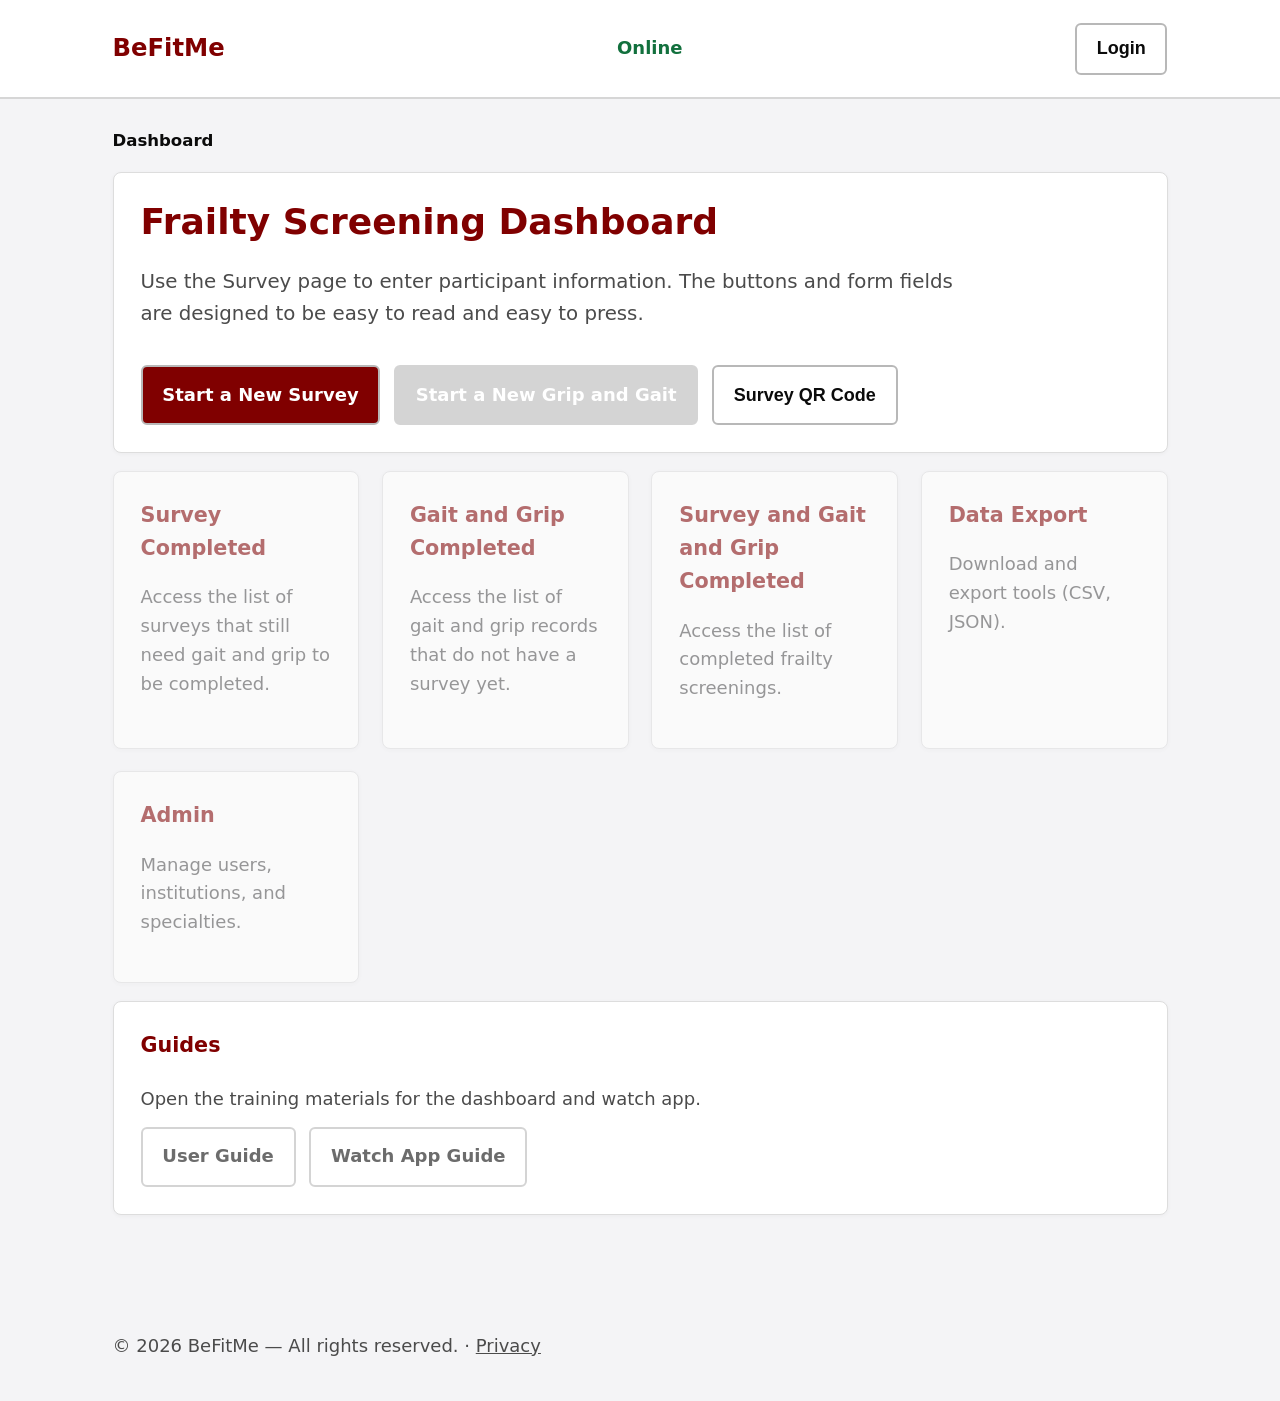
<file: index.html>
<!doctype html>
<html lang="en">
  <head>
    <meta charset="utf-8" />
    <meta name="viewport" content="width=device-width, initial-scale=1" />
    <title>Frailty Screening Dashboard</title>
    <link rel="stylesheet" href="css/styles.css" />
    <link rel="icon" href="/favicon.ico" sizes="any" />
    <link rel="icon" type="image/png" sizes="32x32" href="/favicon-32.png" />
    <link rel="icon" type="image/png" sizes="192x192" href="/favicon-192.png" />
    <link rel="apple-touch-icon" href="/apple-touch-icon.png" />
  </head>
  <body>
    <a class="skip-link" href="#main-content">Skip to main content</a>
    <div data-site-header></div>

    <main id="main-content" class="container">
      <section class="welcome-card card">
        <h1 class="page-title">Frailty Screening Dashboard</h1>
        <p class="lead">Use the Survey page to enter participant information. The buttons and form fields are designed to be easy to read and easy to press.</p>
        <p class="dashboard-actions">
          <a class="btn primary" href="survey.html">Start a New Survey</a>
          <a class="btn primary" href="enrollee-registration.html" data-login-alert="Please log in before starting a new grip and gait.">Start a New Grip and Gait</a>
          <button type="button" class="btn" id="show-survey-qr-code">Survey QR Code</button>
        </p>
      </section>

      <section class="cards-grid" aria-label="Dashboard cards">
        <a class="card dashboard-card-link" href="surveys.html">
          <h2>Survey Completed</h2>
          <p class="muted">Access the list of surveys that still need gait and grip to be completed.</p>
        </a>
        <a class="card dashboard-card-link" href="enrollees.html">
          <h2>Gait and Grip Completed</h2>
          <p class="muted">Access the list of gait and grip records that do not have a survey yet.</p>
        </a>
        <a class="card dashboard-card-link" href="frailty-screenings.html">
          <h2>Survey and Gait and Grip Completed</h2>
          <p class="muted">Access the list of completed frailty screenings.</p>
        </a>
        <a class="card dashboard-card-link" href="data-export.html">
          <h2>Data Export</h2>
          <p class="muted">Download and export tools (CSV, JSON).</p>
        </a>
        <a class="card dashboard-card-link" href="admin.html">
          <h2>Admin</h2>
          <p class="muted">Manage users, institutions, and specialties.</p>
        </a>
      </section>

      <section class="card dashboard-guides" aria-labelledby="dashboard-guides-title">
        <h2 id="dashboard-guides-title">Guides</h2>
        <p class="muted">Open the training materials for the dashboard and watch app.</p>
        <div class="dashboard-guide-actions">
          <a class="btn" href="user-guide.html">User Guide</a>
          <a class="btn" href="watch-user-guide.html">Watch App Guide</a>
        </div>
      </section>
    </main>

    <footer class="site-footer">
      <div class="container">© <span id="year"></span> BeFitMe — All rights reserved. · <a href="privacy.html">Privacy</a></div>
    </footer>

    <script src="js/app.js"></script>
    <script src="js/index.js"></script>
  </body>
</html>
</file>
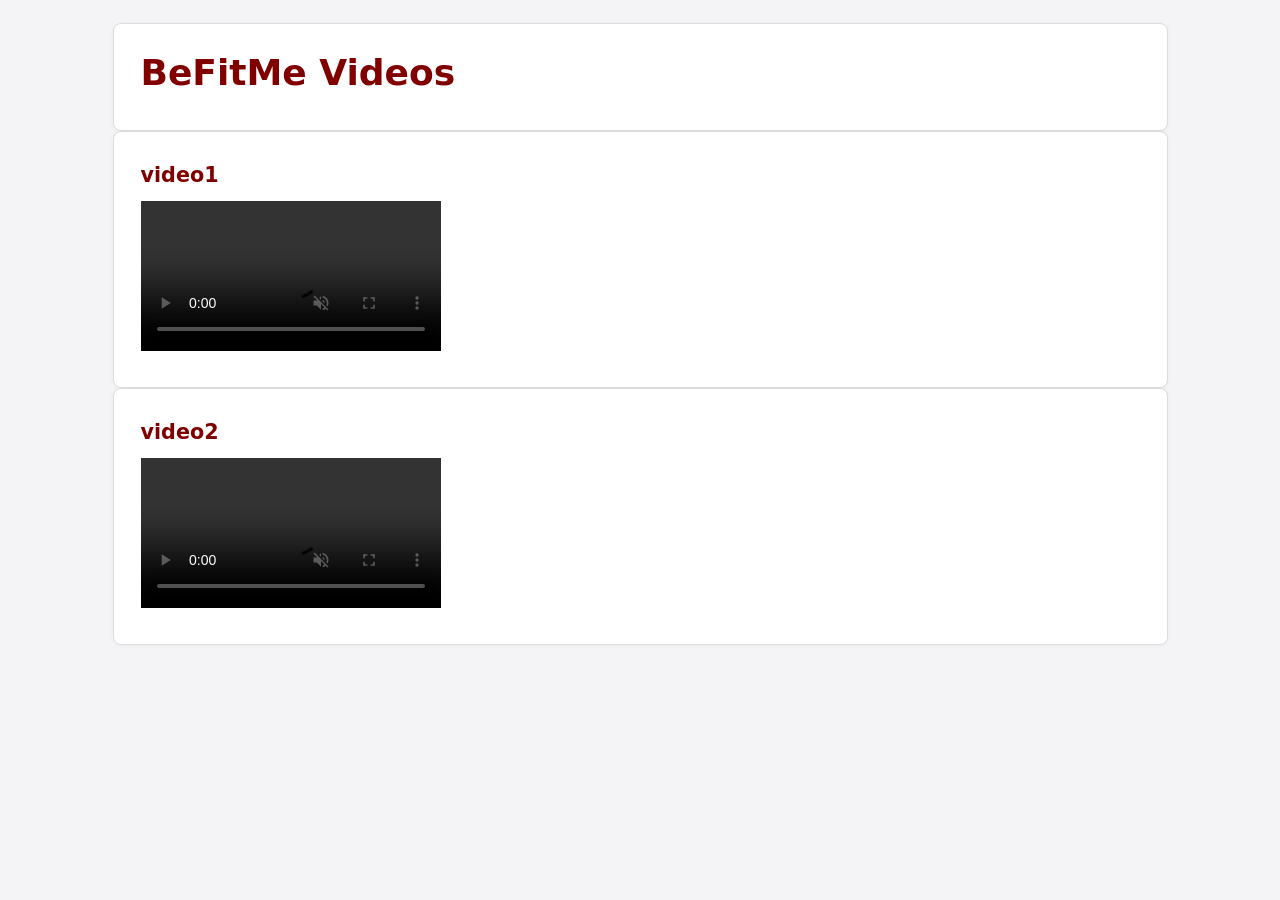
<file: videos/index.html>
<!doctype html>
<html lang="en">
  <head>
    <meta charset="utf-8" />
    <meta name="viewport" content="width=device-width, initial-scale=1" />
    <meta name="robots" content="noindex, nofollow" />
    <title>BeFitMe Videos</title>
    <link rel="stylesheet" href="../css/styles.css" />
    <link rel="icon" href="/favicon.ico" sizes="any" />
    <link rel="icon" type="image/png" sizes="32x32" href="/favicon-32.png" />
    <link rel="icon" type="image/png" sizes="192x192" href="/favicon-192.png" />
    <link rel="apple-touch-icon" href="/apple-touch-icon.png" />
  </head>
  <body>
    <main id="main-content" class="container">
      <section class="card">
        <h1 class="page-title">BeFitMe Videos</h1>
      </section>

      <section class="card" id="video1">
        <h2>video1</h2>
        <video controls muted playsinline preload="metadata" style="max-width:100%;height:auto">
          <source src="video1.mp4" type="video/mp4" />
          Your browser does not support embedded video. <a href="video1.mp4">Download video1</a>.
        </video>
      </section>

      <section class="card" id="video2">
        <h2>video2</h2>
        <video controls muted playsinline preload="metadata" style="max-width:100%;height:auto">
          <source src="video2.mp4" type="video/mp4" />
          Your browser does not support embedded video. <a href="video2.mp4">Download video2</a>.
        </video>
      </section>
    </main>
  </body>
</html>
</file>
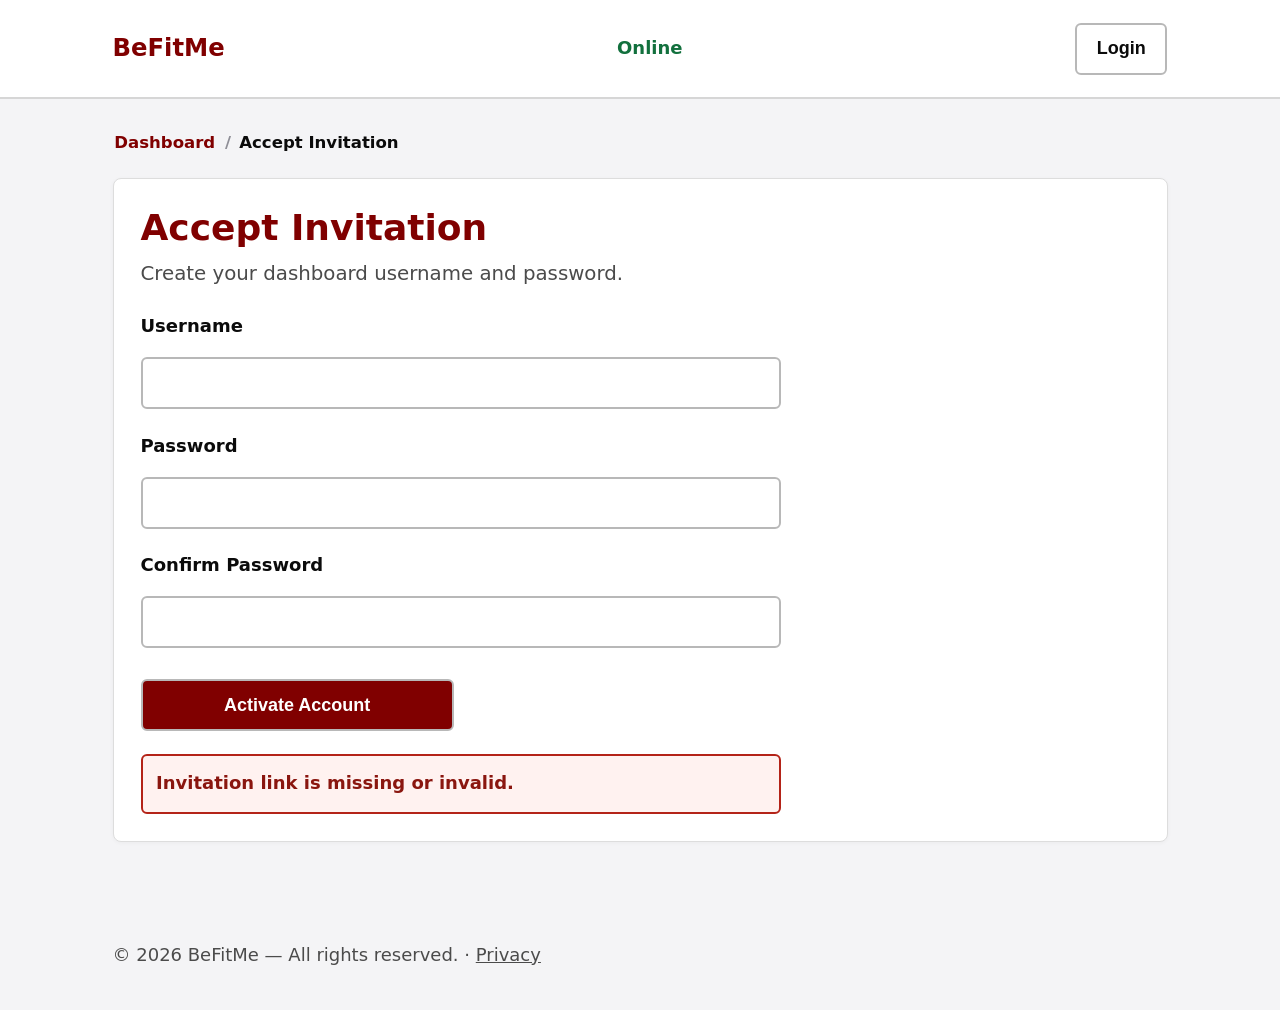
<file: accept-invite.html>
<!doctype html>
<html lang="en">
  <head>
    <meta charset="utf-8" />
    <meta name="viewport" content="width=device-width, initial-scale=1" />
    <title>BeFitMe Invitation</title>
    <link rel="stylesheet" href="css/styles.css" />
    <link rel="icon" href="/favicon.ico" sizes="any" />
    <link rel="icon" type="image/png" sizes="32x32" href="/favicon-32.png" />
    <link rel="icon" type="image/png" sizes="192x192" href="/favicon-192.png" />
    <link rel="apple-touch-icon" href="/apple-touch-icon.png" />
  </head>
  <body>
    <a class="skip-link" href="#main-content">Skip to main content</a>
    <div data-site-header></div>

    <main id="main-content" class="container">
      <section class="card admin-card">
        <h1 class="page-title">Accept Invitation</h1>
        <p class="lead">Create your dashboard username and password.</p>

        <!-- The invitation token is read from the email link by js/accept-invite.js. -->
        <form id="accept-invite-form" class="survey-form">
          <div class="form-row">
            <label for="invite-username">Username</label>
            <input type="text" id="invite-username" name="username" autocomplete="username" required />
          </div>

          <div class="form-row">
            <label for="invite-password">Password</label>
            <input type="password" id="invite-password" name="password" autocomplete="new-password" minlength="8" required />
          </div>

          <div class="form-row">
            <label for="invite-password-confirm">Confirm Password</label>
            <input type="password" id="invite-password-confirm" name="passwordConfirm" autocomplete="new-password" minlength="8" required />
          </div>

          <div class="form-actions">
            <button type="submit" class="btn primary">Activate Account</button>
          </div>

          <div id="accept-invite-status" role="status" aria-live="polite" hidden></div>
        </form>
      </section>
    </main>

    <footer class="site-footer">
      <div class="container">© <span id="year"></span> BeFitMe — All rights reserved. · <a href="privacy.html">Privacy</a></div>
    </footer>

    <script src="js/app.js"></script>
    <script src="js/accept-invite.js"></script>
  </body>
</html>
</file>
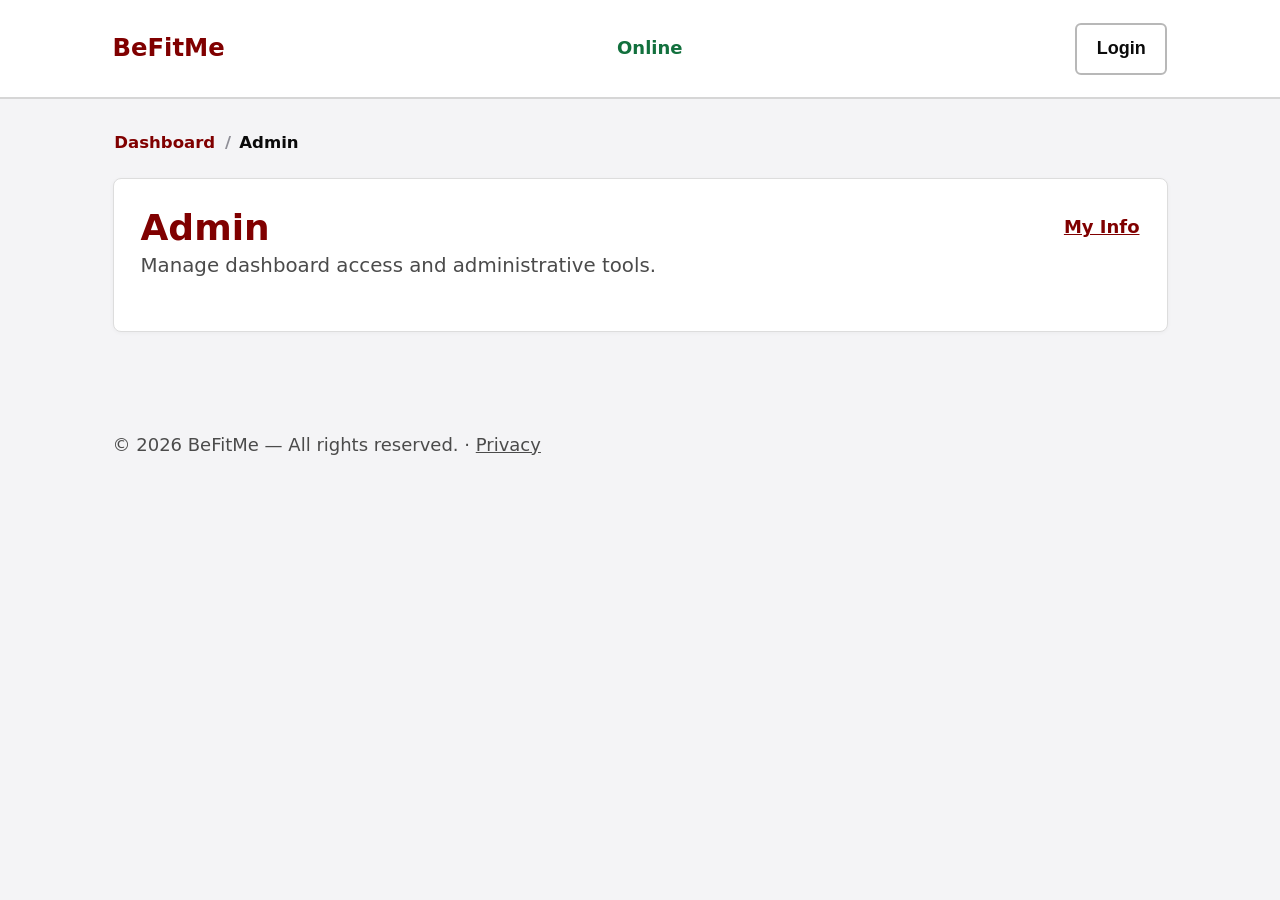
<file: admin.html>
<!doctype html>
<html lang="en">
  <head>
    <meta charset="utf-8" />
    <meta name="viewport" content="width=device-width, initial-scale=1" />
    <title>BeFitMe Admin</title>
    <link rel="stylesheet" href="css/styles.css" />
    <link rel="icon" href="/favicon.ico" sizes="any" />
    <link rel="icon" type="image/png" sizes="32x32" href="/favicon-32.png" />
    <link rel="icon" type="image/png" sizes="192x192" href="/favicon-192.png" />
    <link rel="apple-touch-icon" href="/apple-touch-icon.png" />
  </head>
  <body>
    <a class="skip-link" href="#main-content">Skip to main content</a>
    <div data-site-header></div>

    <main id="main-content" class="container">
      <section class="card admin-card">
        <div class="admin-title-row">
          <h1 class="page-title">Admin</h1>
          <button type="button" class="link-button my-info-button" id="my-info-button">My Info</button>
        </div>
        <p class="lead">Manage dashboard access and administrative tools.</p>
      </section>

      <section class="card admin-tool-card">
        <button type="button" class="collapse-toggle" aria-expanded="false" aria-controls="dashboard-user-invite-form" data-collapse-toggle data-email-invitation-toggle>
          <span>Invite New User</span>
          <span class="collapse-indicator" aria-hidden="true">+</span>
        </button>

        <form id="dashboard-user-invite-form" class="survey-form collapse-panel" hidden>
          <div class="form-row">
            <label for="invite-email">Email</label>
            <input type="email" id="invite-email" name="email" autocomplete="email" required />
          </div>

          <div class="form-row">
            <label for="invite-name">Name</label>
            <input type="text" id="invite-name" name="name" autocomplete="name" />
          </div>

          <div class="form-row">
            <label for="invite-role">Role</label>
            <select id="invite-role" name="role" required></select>
          </div>

          <div class="form-row">
            <label for="invite-institution">Institution</label>
            <select id="invite-institution" name="institution" required></select>
          </div>

          <div class="form-row">
            <label for="invite-specialty">Specialty</label>
            <select id="invite-specialty" name="specialty" required></select>
          </div>

          <div class="form-actions">
            <button type="submit" class="btn primary">Send Invite</button>
            <button type="reset" class="btn">Reset</button>
          </div>

          <div id="invite-status" role="status" aria-live="polite" hidden></div>
        </form>
      </section>

      <!-- Super-admin tools are hidden in the UI and enforced again by CloudCode. -->
      <section class="card admin-tool-card" data-super-admin-section>
        <button type="button" class="collapse-toggle" aria-expanded="false" aria-controls="users-panel" data-collapse-toggle>
          <span>Users</span>
          <span class="collapse-indicator" aria-hidden="true">+</span>
        </button>

        <div id="users-panel" class="collapse-panel" hidden>
          <div id="user-list-status" class="muted" role="status" aria-live="polite">Loading users...</div>

          <section class="admin-list-section">
            <h3>Active Users</h3>
            <div id="active-users-list-wrap" class="admin-scroll-list" hidden>
              <table class="data-table admin-list-table admin-users-table">
                <thead>
                  <tr>
                    <th scope="col">Name</th>
                    <th scope="col">Role</th>
                    <th scope="col">Institution</th>
                    <th scope="col">Specialty</th>
                    <th scope="col">Delete</th>
                  </tr>
                </thead>
                <tbody id="active-users-list-body"></tbody>
              </table>
            </div>
            <div id="active-user-list-status" class="muted" role="status" aria-live="polite"></div>
          </section>

          <section class="admin-list-section">
            <h3>Inactive Users</h3>
            <div id="inactive-users-list-wrap" class="admin-scroll-list" hidden>
              <table class="data-table admin-list-table admin-users-table inactive-users-table">
                <thead>
                  <tr>
                    <th scope="col">Name</th>
                    <th scope="col">Institution</th>
                    <th scope="col">Specialty</th>
                    <th scope="col">Resend</th>
                  </tr>
                </thead>
                <tbody id="inactive-users-list-body"></tbody>
              </table>
            </div>
            <div id="inactive-user-list-status" class="muted" role="status" aria-live="polite"></div>
          </section>
        </div>
      </section>

      <section class="card admin-tool-card" data-super-admin-section>
        <button type="button" class="collapse-toggle" aria-expanded="false" aria-controls="institutions-panel" data-collapse-toggle>
          <span>Institutions</span>
          <span class="collapse-indicator" aria-hidden="true">+</span>
        </button>

        <div id="institutions-panel" class="collapse-panel" hidden>
          <form id="add-institution-form" class="survey-form admin-inline-form">
            <div class="form-row">
              <label for="institution-name">Institution Name</label>
              <input type="text" id="institution-name" name="name" autocomplete="organization" placeholder="e.g., University of Chicago" required />
            </div>

            <div class="form-actions">
              <button type="submit" class="btn primary">Add Institution</button>
              <button type="reset" class="btn">Reset</button>
            </div>

            <div id="institution-status" role="status" aria-live="polite" hidden></div>
          </form>

          <div id="institution-list-status" class="muted" role="status" aria-live="polite">Loading institutions...</div>

          <div id="institutions-list-wrap" class="admin-scroll-list" hidden>
            <table class="data-table admin-list-table">
              <thead>
                <tr>
                  <th scope="col">Institution</th>
                  <th scope="col">Delete</th>
                </tr>
              </thead>
              <tbody id="institutions-list-body"></tbody>
            </table>
          </div>
        </div>
      </section>

      <section class="card admin-tool-card" data-super-admin-section>
        <button type="button" class="collapse-toggle" aria-expanded="false" aria-controls="specialties-panel" data-collapse-toggle>
          <span>Specialties</span>
          <span class="collapse-indicator" aria-hidden="true">+</span>
        </button>

        <div id="specialties-panel" class="collapse-panel" hidden>
          <form id="add-specialty-form" class="survey-form admin-inline-form">
            <div class="form-row">
              <label for="specialty-name">Specialty Name</label>
              <input type="text" id="specialty-name" name="name" placeholder="e.g., Thoracic Surgery" required />
            </div>

            <div class="form-actions">
              <button type="submit" class="btn primary">Add Specialty</button>
              <button type="reset" class="btn">Reset</button>
            </div>

            <div id="specialty-status" role="status" aria-live="polite" hidden></div>
          </form>

          <div id="specialty-list-status" class="muted" role="status" aria-live="polite">Loading specialties...</div>

          <div id="specialties-list-wrap" class="admin-scroll-list" hidden>
            <table class="data-table admin-list-table">
              <thead>
                <tr>
                  <th scope="col">Specialty</th>
                  <th scope="col">Delete</th>
                </tr>
              </thead>
              <tbody id="specialties-list-body"></tbody>
            </table>
          </div>
        </div>
      </section>
    </main>

    <footer class="site-footer">
      <div class="container">© <span id="year"></span> BeFitMe — All rights reserved. · <a href="privacy.html">Privacy</a></div>
    </footer>

    <script src="js/app.js"></script>
    <script src="js/admin.js"></script>
  </body>
</html>
</file>
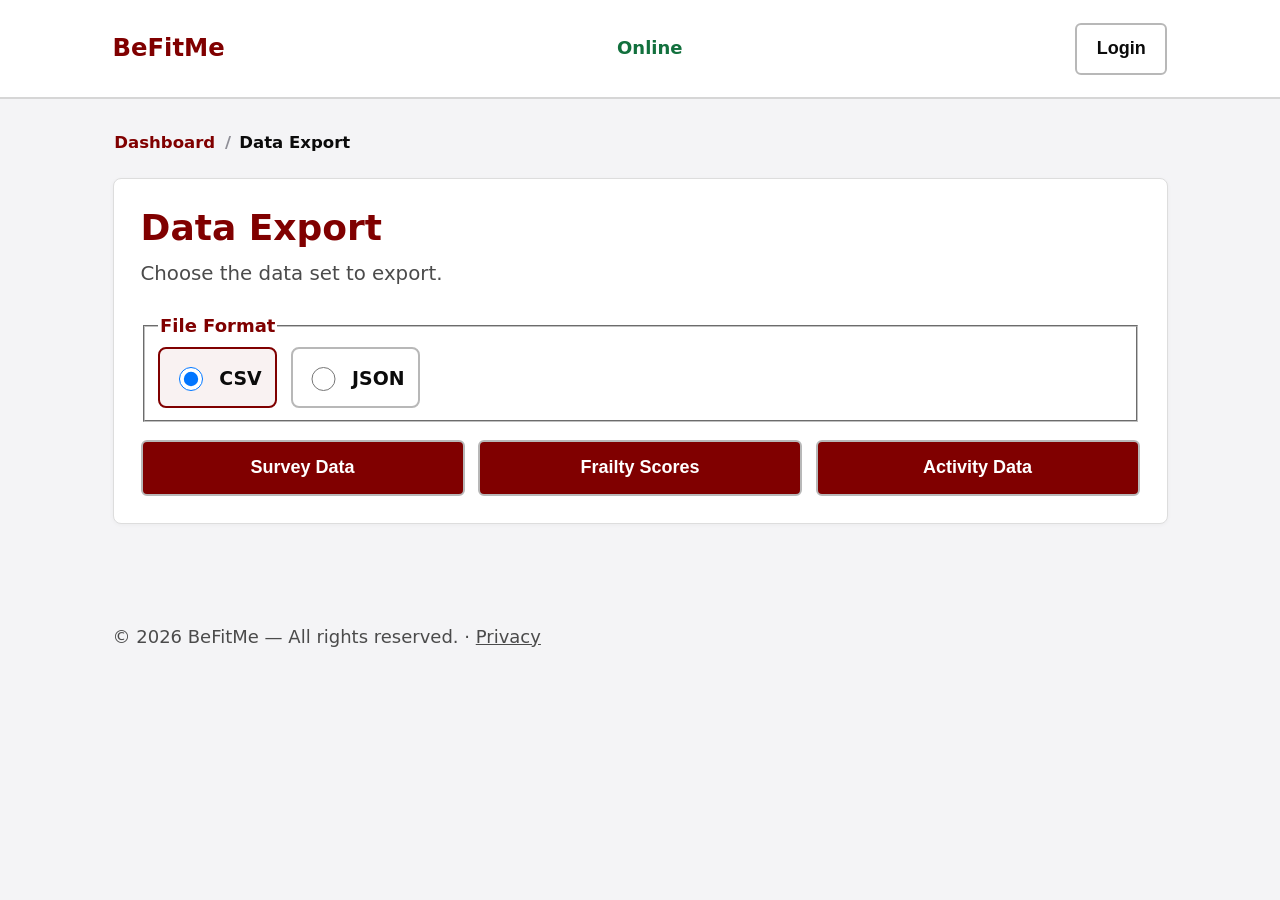
<file: data-export.html>
<!doctype html>
<html lang="en">
  <head>
    <meta charset="utf-8" />
    <meta name="viewport" content="width=device-width, initial-scale=1" />
    <title>BeFitMe Data Export</title>
    <link rel="stylesheet" href="css/styles.css" />
    <link rel="icon" href="/favicon.ico" sizes="any" />
    <link rel="icon" type="image/png" sizes="32x32" href="/favicon-32.png" />
    <link rel="icon" type="image/png" sizes="192x192" href="/favicon-192.png" />
    <link rel="apple-touch-icon" href="/apple-touch-icon.png" />
  </head>
  <body>
    <a class="skip-link" href="#main-content">Skip to main content</a>
    <div data-site-header></div>

    <main id="main-content" class="container">
      <section class="card">
        <h1 class="page-title">Data Export</h1>
        <p class="lead">Choose the data set to export.</p>
        <fieldset class="export-format-selector">
          <legend>File Format</legend>
          <label class="choice" title="CSV is best for opening data in spreadsheet apps like Excel, Numbers, or Google Sheets.">
            <input type="radio" name="exportFormat" value="csv" aria-describedby="csv-format-help" checked />
            <span>CSV</span>
          </label>
          <label class="choice" title="JSON is useful for software integrations, APIs, data pipelines, and preserving structured data.">
            <input type="radio" name="exportFormat" value="json" aria-describedby="json-format-help" />
            <span>JSON</span>
          </label>
          <span id="csv-format-help" class="sr-only">CSV is best for opening data in spreadsheet apps like Excel, Numbers, or Google Sheets.</span>
          <span id="json-format-help" class="sr-only">JSON is useful for software integrations, APIs, data pipelines, and preserving structured data.</span>
        </fieldset>
        <div class="data-export-actions">
          <button type="button" class="btn primary" id="download-survey-data">Survey Data</button>
          <button type="button" class="btn primary" id="download-frailty-scores">Frailty Scores</button>
          <button type="button" class="btn primary" id="show-activity-options">Activity Data</button>
        </div>
        <div id="activity-export-options" class="data-export-option-panel" hidden>
          <div class="activity-export-menu">
            <label for="activity-export-type">Activity Export Option</label>
            <select id="activity-export-type" name="activityExportType">
              <option value="combined">One Activity File</option>
              <option value="separate">HR, Pedometer, and Exercise ZIP</option>
              <option value="heartRate">Heart Rate Only</option>
              <option value="pedometer">Pedometer Only</option>
              <option value="exercise">Exercise Only</option>
              <option value="byWatchNumber">Activity by Watch Number</option>
              <option value="byDate">Activity by Date</option>
            </select>
          </div>
          <div class="activity-export-menu-actions">
            <button type="button" class="btn" id="run-activity-export">Continue</button>
          </div>
        </div>
        <div id="data-export-status" role="status" aria-live="polite" hidden></div>
      </section>
    </main>

    <div id="watch-number-export-overlay" class="pin-overlay" hidden>
      <div class="pin-panel">
        <h2>Select Watch Number</h2>
        <p>Choose a watch number to download grouped exercise, heart rate, and pedometer files.</p>
        <div class="form-row">
          <label for="watch-number-export-select">Watch Number</label>
          <select id="watch-number-export-select" name="watchNumberExport"></select>
        </div>
        <div class="form-actions pin-form-actions">
          <button type="button" class="btn primary" id="confirm-watch-number-export">Download by Watch Number</button>
          <button type="button" class="btn" id="cancel-watch-number-export">Cancel</button>
        </div>
      </div>
    </div>

    <div id="date-range-export-overlay" class="pin-overlay" hidden>
      <div class="pin-panel">
        <h2>Select Date Range</h2>
        <p>Choose the date range to apply to the <code>endDate</code> field for exercise, heart rate, and pedometer exports.</p>
        <div class="date-field-row">
          <div class="form-row">
            <label for="activity-end-date-from">Start Date</label>
            <input type="date" id="activity-end-date-from" name="activityEndDateFrom" />
          </div>
          <div class="form-row">
            <label for="activity-end-date-to">End Date</label>
            <input type="date" id="activity-end-date-to" name="activityEndDateTo" />
          </div>
        </div>
        <div class="form-actions pin-form-actions">
          <button type="button" class="btn primary" id="confirm-date-range-export">Download by Date</button>
          <button type="button" class="btn" id="cancel-date-range-export">Cancel</button>
        </div>
      </div>
    </div>

    <footer class="site-footer">
      <div class="container">© <span id="year"></span> BeFitMe — All rights reserved. · <a href="privacy.html">Privacy</a></div>
    </footer>

    <script src="js/app.js"></script>
    <script src="js/data-export.js"></script>
  </body>
</html>
</file>
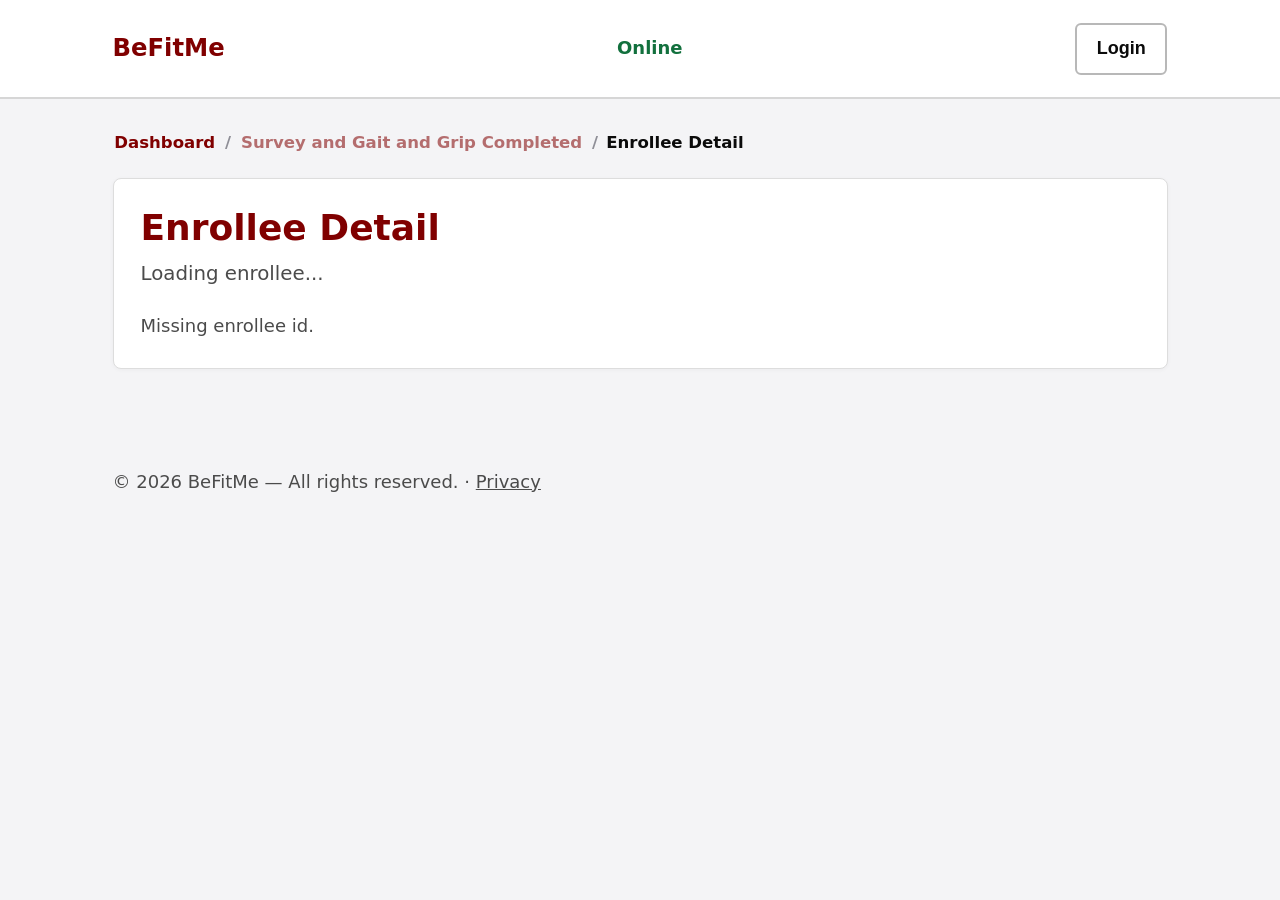
<file: enrollee-detail.html>
<!doctype html>
<html lang="en">
  <head>
    <meta charset="utf-8" />
    <meta name="viewport" content="width=device-width, initial-scale=1" />
    <title>BeFitMe Enrollee Detail</title>
    <link rel="stylesheet" href="css/styles.css" />
    <link rel="icon" href="/favicon.ico" sizes="any" />
    <link rel="icon" type="image/png" sizes="32x32" href="/favicon-32.png" />
    <link rel="icon" type="image/png" sizes="192x192" href="/favicon-192.png" />
    <link rel="apple-touch-icon" href="/apple-touch-icon.png" />
  </head>
  <body>
    <a class="skip-link" href="#main-content">Skip to main content</a>
    <div data-site-header></div>

    <main id="main-content" class="container">
      <section class="card">
        <h1 class="page-title">Enrollee Detail</h1>
        <p class="lead" id="enrollee-detail-subtitle">Loading enrollee...</p>

        <div id="enrollee-detail-status" class="muted" role="status" aria-live="polite"></div>

        <section class="detail-section" id="frailty-section" hidden>
          <h2>Frailty Assessment Score</h2>
          <div id="frailty-score-table"></div>
        </section>

        <section class="detail-section" id="survey-readonly-section" hidden>
          <h2>Survey Form</h2>
          <div id="survey-readonly-fields"></div>
        </section>
      </section>
    </main>

    <footer class="site-footer">
      <div class="container">© <span id="year"></span> BeFitMe — All rights reserved. · <a href="privacy.html">Privacy</a></div>
    </footer>

    <script src="js/app.js"></script>
    <script src="js/enrollee-detail-shared.js"></script>
    <script src="js/enrollee-detail.js"></script>
  </body>
</html>
</file>
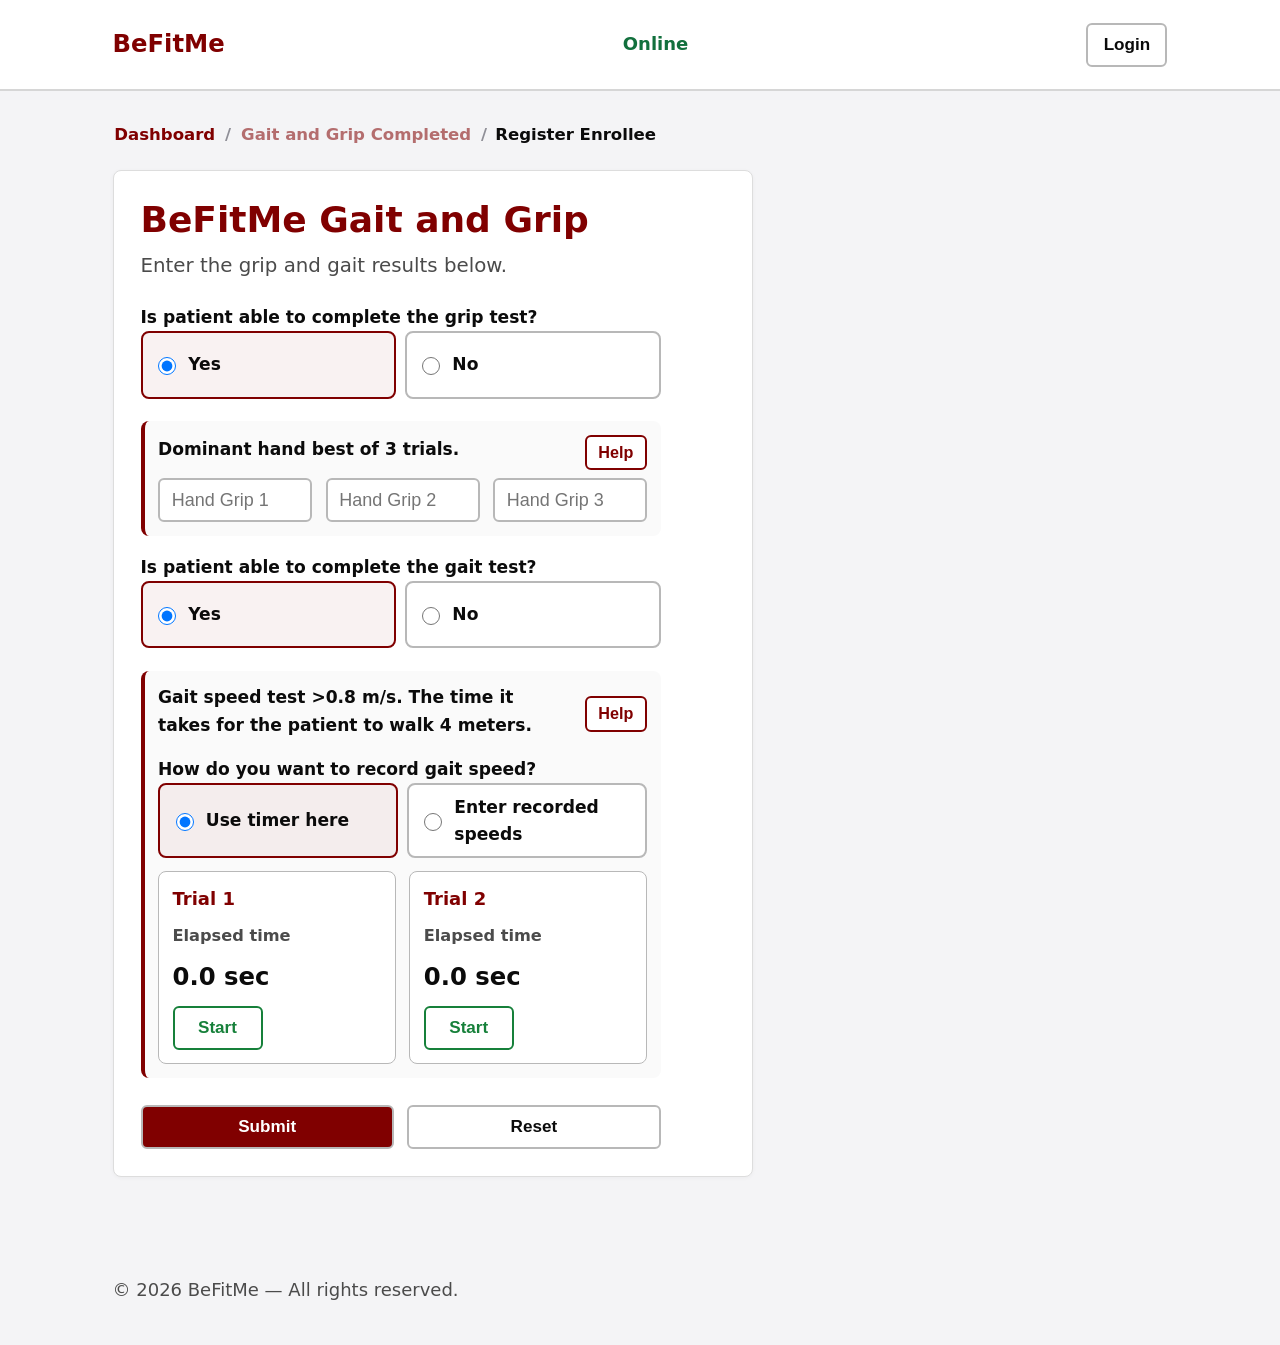
<file: enrollee-registration.html>
<!doctype html>
<html lang="en">
  <head>
    <meta charset="utf-8" />
    <meta name="viewport" content="width=device-width, initial-scale=1" />
    <title>BeFitMe Gait and Grip</title>
    <link rel="stylesheet" href="css/styles.css" />
    <link rel="icon" href="/favicon.ico" sizes="any" />
    <link rel="icon" type="image/png" sizes="32x32" href="/favicon-32.png" />
    <link rel="icon" type="image/png" sizes="192x192" href="/favicon-192.png" />
    <link rel="apple-touch-icon" href="/apple-touch-icon.png" />
  </head>
  <body class="registration-page">
    <a class="skip-link" href="#main-content">Skip to main content</a>
    <div data-site-header></div>

    <main id="main-content" class="container">
      <section class="card">
        <h1 class="page-title">BeFitMe Gait and Grip</h1>
        <p class="lead">Enter the grip and gait results below.</p>

        <form class="survey-form">
          <fieldset class="form-row compact-choice-group">
            <legend>Is patient able to complete the grip test?</legend>
            <label class="choice" for="grip-test-yes">
              <input type="radio" id="grip-test-yes" name="canCompleteGripTest" value="Yes" checked required />
              <span>Yes</span>
            </label>
            <label class="choice" for="grip-test-no">
              <input type="radio" id="grip-test-no" name="canCompleteGripTest" value="No" />
              <span>No</span>
            </label>
          </fieldset>

          <div id="grip-test-follow-up" class="registration-follow-up" hidden>
            <div class="form-row">
              <div class="label-action-row">
                <label>Dominant hand best of 3 trials.</label>
                <button type="button" id="grip-test-help" class="btn help-btn" aria-expanded="false" aria-controls="grip-test-help-popover">Help</button>
              </div>
              <div id="grip-test-help-popover" class="help-popover" hidden>
                <button type="button" id="close-grip-test-help" class="help-close" aria-label="Close grip test help">Close</button>
                <h2>Grip Help</h2>
                <h2>Set up</h2>
                <ol>
                  <li>Set dynamometer handle to notch second closest to the unit.</li>
                  <li>Digital devices: Turn on device. Press RESET and then TEST on the dynamometer before each trial. Manual devices: Ensure needles are at 0 kg.</li>
                </ol>

                <h2>Instructions</h2>
                <ol>
                  <li>Have patient sit down in chair so feet are resting on floor or wheelchair foot plate, knees at 90 degree angle.</li>
                  <li>Support dynamometer for patient during testing, ensure their elbow is bent to 90 degrees and arm next to but not touching their body.</li>
                  <li>Administrator: “We will use this machine to measure how strong your dominant hand is. The handle won’t move, but the machine will show how hard you squeezed. Do you have any questions?”</li>
                  <li>Administration: “When I say ‘squeeze,’ I want you to squeeze the handle as hard as you can. Ready? 3, 2, 1, squeeze. Harder, harder!”</li>
                  <li>Wait 3-4 seconds, then say “stop.”</li>
                  <li>Record result to nearest 10th of a kg (##.#).</li>
                  <li>Repeat 3 total times.</li>
                </ol>

                <p>
                  If questions, watch the following video:
                  <a href="https://www.youtube.com/watch?v=Ny0nsWHBCss&list=PL51Avx1s9tVuTu0VIJXUM7HDN2ziqHGJb&index=16" target="_blank" rel="noreferrer">Grip test video</a>
                </p>
              </div>
              <div class="three-field-row">
                <input type="text" id="hand-grip-1" name="handGrip1" placeholder="Hand Grip 1" />
                <input type="text" id="hand-grip-2" name="handGrip2" placeholder="Hand Grip 2" />
                <input type="text" id="hand-grip-3" name="handGrip3" placeholder="Hand Grip 3" />
              </div>
            </div>
          </div>

          <fieldset class="form-row compact-choice-group">
            <legend>Is patient able to complete the gait test?</legend>
            <label class="choice" for="gait-test-yes">
              <input type="radio" id="gait-test-yes" name="canCompleteGaitTest" value="Yes" checked required />
              <span>Yes</span>
            </label>
            <label class="choice" for="gait-test-no">
              <input type="radio" id="gait-test-no" name="canCompleteGaitTest" value="No" />
              <span>No</span>
            </label>
          </fieldset>

          <div id="gait-test-follow-up" class="registration-follow-up" hidden>
            <div class="form-row">
              <div class="label-action-row">
                <label>Gait speed test &gt;0.8 m/s. The time it takes for the patient to walk 4 meters.</label>
                <button type="button" id="gait-test-help" class="btn help-btn" aria-expanded="false" aria-controls="gait-test-help-popover">Help</button>
              </div>
              <div id="gait-test-help-popover" class="help-popover" hidden>
                <button type="button" id="close-gait-test-help" class="help-close" aria-label="Close gait test help">Close</button>
                <h2>Gait Help</h2>
                <h2>Set up</h2>
                <ol>
                  <li>Tape the start line, 4-meter and 5-meter distances in a flat, open hall.</li>
                </ol>

                <h2>Instructions</h2>
                <ol>
                  <li>Ensure patient not bare foot or wearing high-healed or open-backed shoes, sandals or flip-flops.</li>
                  <li>Walking devices like canes or walkers can be used. Patient must not be assisted by another person.</li>
                  <li>Administrator: “I want you to walk to the other end of the course at your usual speed, just like if you were walking down the street to go to the store. Let me show you what I want you to do. Put both your feet together behind this line (point to the starting line). Walk all the way past the line (5-meters) on the other end before you stop.”</li>
                  <li>Demonstrate walk.</li>
                  <li>Ask patient to start with feet behind but touching the start line.</li>
                  <li>Administrator: “When I want you to start, I will say: 3, 2, 1, go. Do you have any questions?”</li>
                  <li>Administrator: “Ready? 3, 2, 1, go.”</li>
                  <li>Start timer when patient’s first foot steps over (first footfall) the start line (static start).</li>
                  <li>Stop the timer when patient’s first foot completely crosses 4-meter line (dynamic stop).</li>
                  <li>Record time to nearest 10th of a second (##.#).</li>
                </ol>

                <p>
                  If questions, watch the following video:
                  <a href="https://www.youtube.com/watch?v=xLScK_NXUN0&list=PL51Avx1s9tVuTu0VIJXUM7HDN2ziqHGJb&index=13" target="_blank" rel="noreferrer">Gait test video</a>
                </p>
              </div>
              <fieldset class="form-row compact-choice-group gait-entry-mode-group">
                <legend>How do you want to record gait speed?</legend>
                <label class="choice" for="gait-entry-mode-timer">
                  <input type="radio" id="gait-entry-mode-timer" name="gaitEntryMode" value="timer" checked />
                  <span>Use timer here</span>
                </label>
                <label class="choice" for="gait-entry-mode-manual">
                  <input type="radio" id="gait-entry-mode-manual" name="gaitEntryMode" value="manual" />
                  <span>Enter recorded speeds</span>
                </label>
              </fieldset>
              <div id="gait-timer-section" class="gait-entry-section">
                <div class="timer-grid">
                  <div class="timer-card">
                    <h3>Trial 1</h3>
                    <span class="timer-label">Elapsed time</span>
                    <output id="gait-trial-1-display" class="timer-display">0.0 sec</output>
                    <output id="gait-trial-1-speed" class="gait-speed" hidden></output>
                    <button type="button" id="gait-trial-1-button" class="btn timer-button" data-timer-button data-timer-id="gait-trial-1">Start</button>
                  </div>
                  <div class="timer-card">
                    <h3>Trial 2</h3>
                    <span class="timer-label">Elapsed time</span>
                    <output id="gait-trial-2-display" class="timer-display">0.0 sec</output>
                    <output id="gait-trial-2-speed" class="gait-speed" hidden></output>
                    <button type="button" id="gait-trial-2-button" class="btn timer-button" data-timer-button data-timer-id="gait-trial-2">Start</button>
                  </div>
                </div>
              </div>
              <div id="gait-manual-section" class="gait-entry-section" hidden>
                <div class="three-field-row gait-manual-grid">
                  <input type="number" id="gait-speed-1" name="gaitSpeed1" placeholder="Trial 1 gait speed (m/sec)" min="0" step="0.01" inputmode="decimal" />
                  <input type="number" id="gait-speed-2" name="gaitSpeed2" placeholder="Trial 2 gait speed (m/sec)" min="0" step="0.01" inputmode="decimal" />
                </div>
                <p class="field-note">Use this if the 4-meter walk was completed outside the app and you already have the gait speed values.</p>
              </div>
            </div>
          </div>

          <div class="form-actions">
            <button type="submit" class="btn primary">Submit</button>
            <button type="reset" class="btn">Reset</button>
          </div>

          <div id="registration-status" role="status" aria-live="polite" hidden></div>
        </form>
      </section>
    </main>

    <footer class="site-footer">
      <div class="container">© <span id="year-3"></span> BeFitMe — All rights reserved.</div>
    </footer>

    <script src="js/app.js"></script>
    <script src="js/registration.js"></script>
  </body>
</html>
</file>
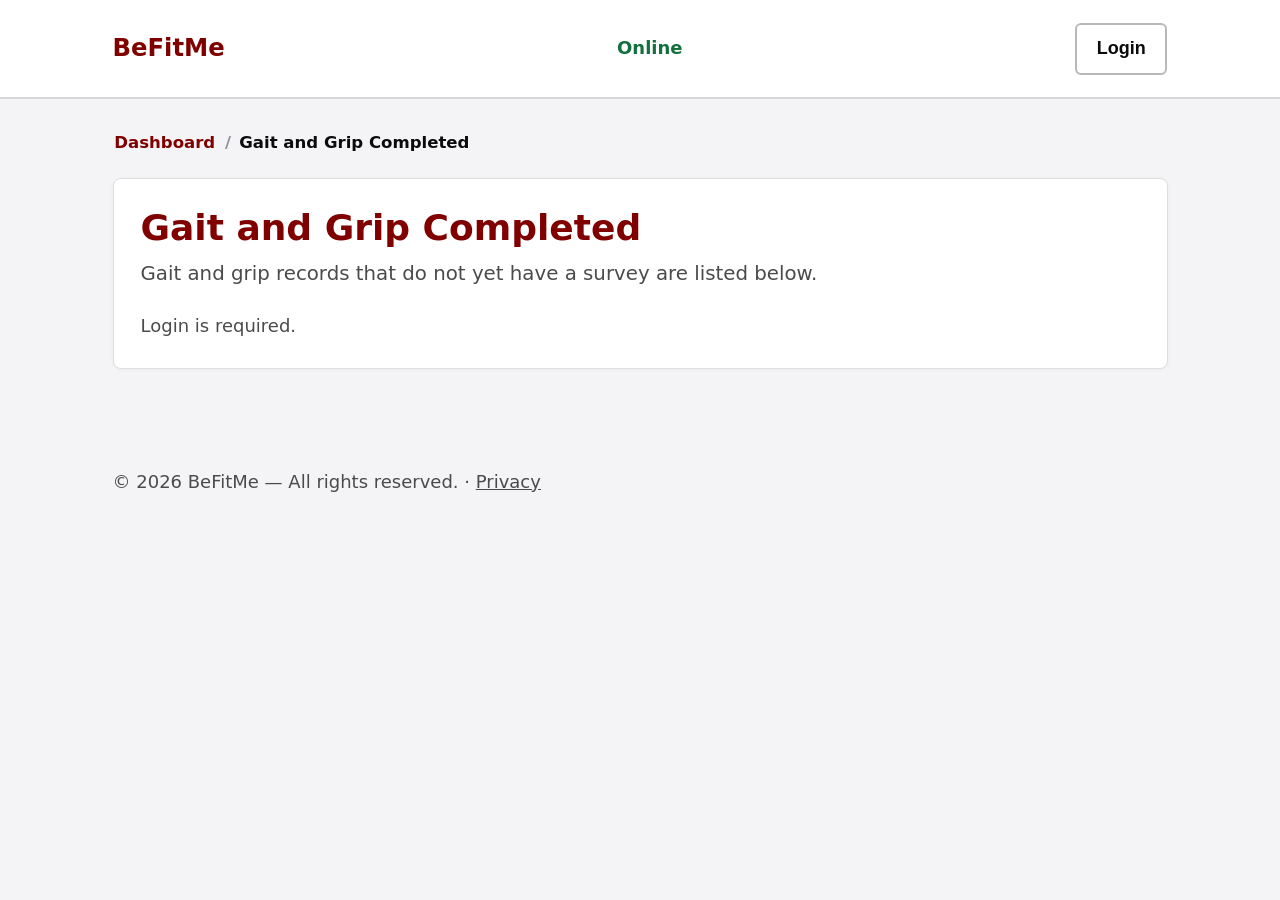
<file: enrollees.html>
<!doctype html>
<html lang="en">
  <head>
    <meta charset="utf-8" />
    <meta name="viewport" content="width=device-width, initial-scale=1" />
    <title>BeFitMe Gait and Grip Completed</title>
    <link rel="stylesheet" href="css/styles.css" />
    <link rel="icon" href="/favicon.ico" sizes="any" />
    <link rel="icon" type="image/png" sizes="32x32" href="/favicon-32.png" />
    <link rel="icon" type="image/png" sizes="192x192" href="/favicon-192.png" />
    <link rel="apple-touch-icon" href="/apple-touch-icon.png" />
  </head>
  <body>
    <a class="skip-link" href="#main-content">Skip to main content</a>
    <div data-site-header></div>

    <main id="main-content" class="container" data-survey-linked="false">
      <section class="card">
        <h1 class="page-title">Gait and Grip Completed</h1>
        <p class="lead">Gait and grip records that do not yet have a survey are listed below.</p>

        <div id="enrollees-status" class="muted" role="status" aria-live="polite">Loading enrollees...</div>

        <div class="table-wrap" id="enrollees-table-wrap" hidden>
          <table class="data-table">
            <thead>
              <tr>
                <th scope="col">Date and Time Completed</th>
                <th scope="col">Survey</th>
                <th scope="col">Edit</th>
              </tr>
            </thead>
            <tbody id="enrollees-table-body"></tbody>
          </table>
        </div>
      </section>
    </main>

    <footer class="site-footer">
      <div class="container">© <span id="year"></span> BeFitMe — All rights reserved. · <a href="privacy.html">Privacy</a></div>
    </footer>

    <script src="js/app.js"></script>
    <script src="js/enrollee-detail-shared.js"></script>
    <script src="js/enrollees.js"></script>
  </body>
</html>
</file>
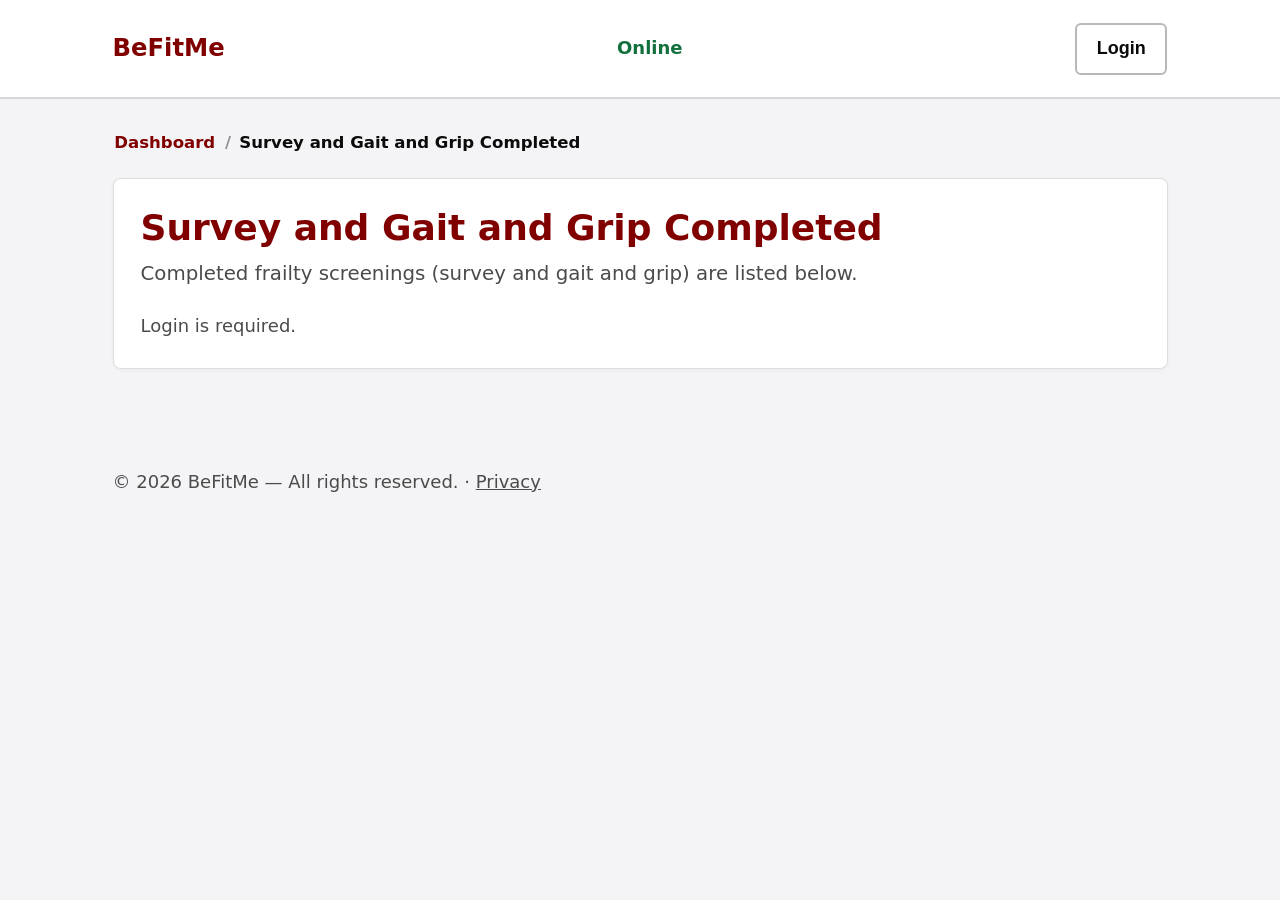
<file: frailty-screenings.html>
<!doctype html>
<html lang="en">
  <head>
    <meta charset="utf-8" />
    <meta name="viewport" content="width=device-width, initial-scale=1" />
    <title>BeFitMe Survey and Gait and Grip Completed</title>
    <link rel="stylesheet" href="css/styles.css" />
    <link rel="icon" href="/favicon.ico" sizes="any" />
    <link rel="icon" type="image/png" sizes="32x32" href="/favicon-32.png" />
    <link rel="icon" type="image/png" sizes="192x192" href="/favicon-192.png" />
    <link rel="apple-touch-icon" href="/apple-touch-icon.png" />
  </head>
  <body>
    <a class="skip-link" href="#main-content">Skip to main content</a>
    <div data-site-header></div>

    <main id="main-content" class="container" data-survey-linked="true">
      <section class="card">
        <h1 class="page-title">Survey and Gait and Grip Completed</h1>
        <p class="lead">Completed frailty screenings (survey and gait and grip) are listed below.</p>

        <div id="enrollees-status" class="muted" role="status" aria-live="polite">Loading enrollees...</div>

        <div class="table-wrap" id="enrollees-table-wrap" hidden>
          <table class="data-table">
            <thead>
              <tr>
                <th scope="col">Date and Time Completed</th>
                <th scope="col">Survey</th>
                <th scope="col">Edit</th>
              </tr>
            </thead>
            <tbody id="enrollees-table-body"></tbody>
          </table>
        </div>
      </section>
    </main>

    <footer class="site-footer">
      <div class="container">© <span id="year"></span> BeFitMe — All rights reserved. · <a href="privacy.html">Privacy</a></div>
    </footer>

    <script src="js/app.js"></script>
    <script src="js/enrollee-detail-shared.js"></script>
    <script src="js/enrollees.js"></script>
  </body>
</html>
</file>
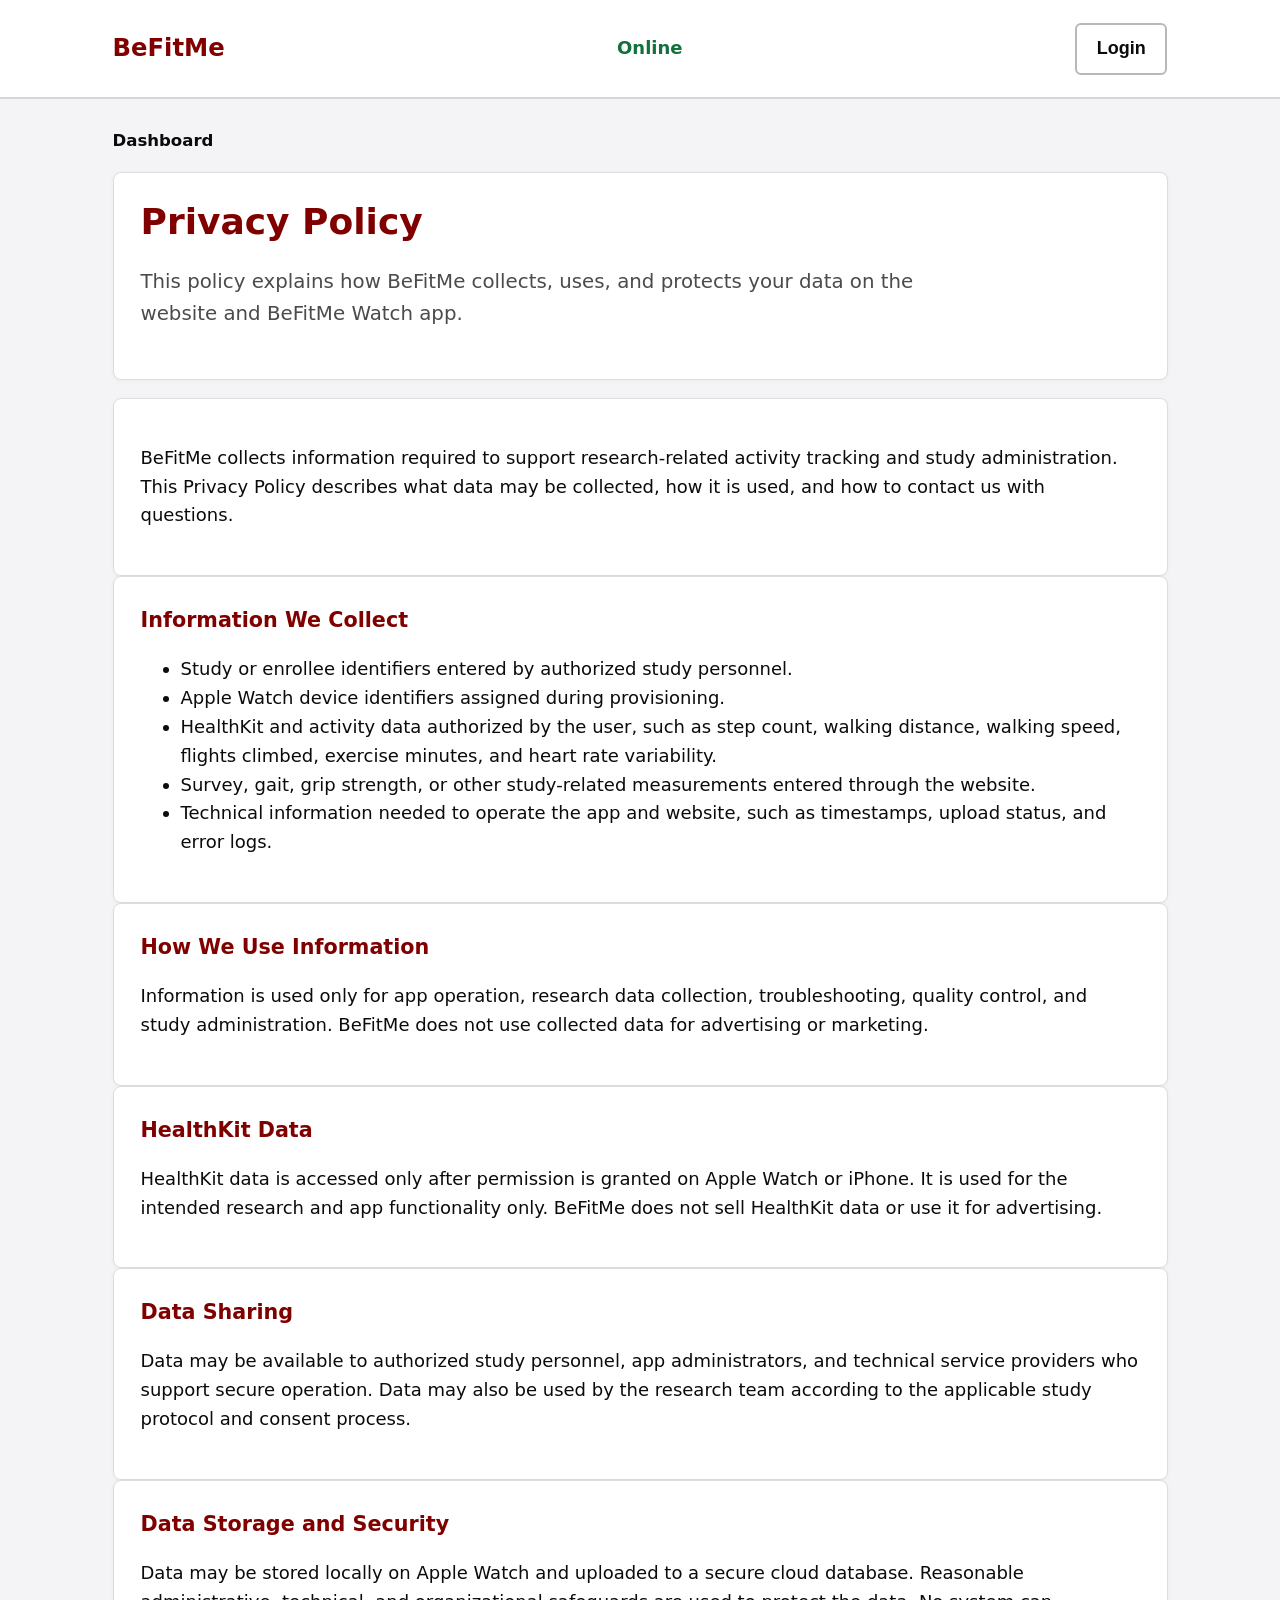
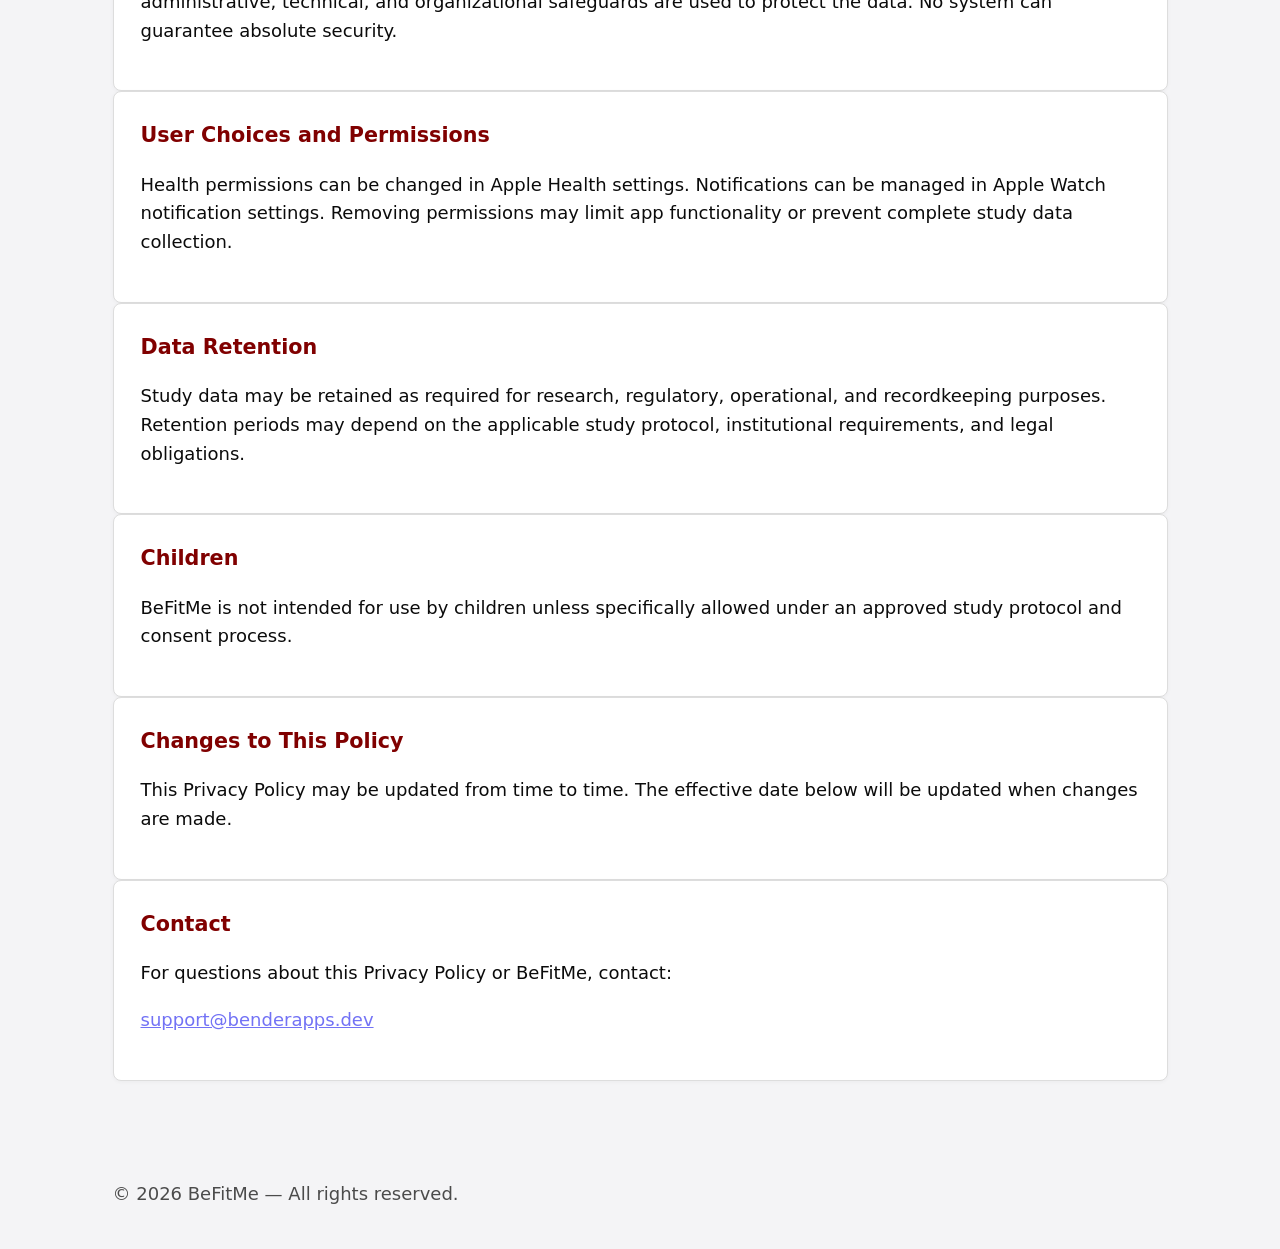
<file: privacy.html>
<!doctype html>
<html lang="en">
  <head>
    <meta charset="utf-8" />
    <meta name="viewport" content="width=device-width, initial-scale=1" />
    <title>BeFitMe Privacy Policy</title>
    <link rel="stylesheet" href="css/styles.css" />
    <link rel="icon" href="/favicon.ico" sizes="any" />
    <link rel="icon" type="image/png" sizes="32x32" href="/favicon-32.png" />
    <link rel="icon" type="image/png" sizes="192x192" href="/favicon-192.png" />
    <link rel="apple-touch-icon" href="/apple-touch-icon.png" />
  </head>
  <body>
    <a class="skip-link" href="#main-content">Skip to main content</a>
    <div data-site-header></div>

    <main id="main-content" class="container">
      <section class="card welcome-card">
        <h1 class="page-title">Privacy Policy</h1>
        <p class="lead">This policy explains how BeFitMe collects, uses, and protects your data on the website and BeFitMe Watch app.</p>
      </section>

      <section class="card">
        <p>BeFitMe collects information required to support research-related activity tracking and study administration. This Privacy Policy describes what data may be collected, how it is used, and how to contact us with questions.</p>
      </section>

      <section class="card">
        <h2>Information We Collect</h2>
        <ul>
          <li>Study or enrollee identifiers entered by authorized study personnel.</li>
          <li>Apple Watch device identifiers assigned during provisioning.</li>
          <li>HealthKit and activity data authorized by the user, such as step count, walking distance, walking speed, flights climbed, exercise minutes, and heart rate variability.</li>
          <li>Survey, gait, grip strength, or other study-related measurements entered through the website.</li>
          <li>Technical information needed to operate the app and website, such as timestamps, upload status, and error logs.</li>
        </ul>
      </section>

      <section class="card">
        <h2>How We Use Information</h2>
        <p>Information is used only for app operation, research data collection, troubleshooting, quality control, and study administration. BeFitMe does not use collected data for advertising or marketing.</p>
      </section>

      <section class="card">
        <h2>HealthKit Data</h2>
        <p>HealthKit data is accessed only after permission is granted on Apple Watch or iPhone. It is used for the intended research and app functionality only. BeFitMe does not sell HealthKit data or use it for advertising.</p>
      </section>

      <section class="card">
        <h2>Data Sharing</h2>
        <p>Data may be available to authorized study personnel, app administrators, and technical service providers who support secure operation. Data may also be used by the research team according to the applicable study protocol and consent process.</p>
      </section>

      <section class="card">
        <h2>Data Storage and Security</h2>
        <p>Data may be stored locally on Apple Watch and uploaded to a secure cloud database. Reasonable administrative, technical, and organizational safeguards are used to protect the data. No system can guarantee absolute security.</p>
      </section>

      <section class="card">
        <h2>User Choices and Permissions</h2>
        <p>Health permissions can be changed in Apple Health settings. Notifications can be managed in Apple Watch notification settings. Removing permissions may limit app functionality or prevent complete study data collection.</p>
      </section>

      <section class="card">
        <h2>Data Retention</h2>
        <p>Study data may be retained as required for research, regulatory, operational, and recordkeeping purposes. Retention periods may depend on the applicable study protocol, institutional requirements, and legal obligations.</p>
      </section>

      <section class="card">
        <h2>Children</h2>
        <p>BeFitMe is not intended for use by children unless specifically allowed under an approved study protocol and consent process.</p>
      </section>

      <section class="card">
        <h2>Changes to This Policy</h2>
        <p>This Privacy Policy may be updated from time to time. The effective date below will be updated when changes are made.</p>
      </section>

      <section class="card">
        <h2>Contact</h2>
        <p>For questions about this Privacy Policy or BeFitMe, contact:</p>
        <p><a href="mailto:support@benderapps.dev">support@benderapps.dev</a></p>
      </section>
    </main>

    <footer class="site-footer">
      <div class="container">© <span id="year"></span> BeFitMe — All rights reserved.</div>
    </footer>

    <script src="js/app.js"></script>
    <script>
      document.getElementById('year').textContent = new Date().getFullYear();
    </script>
  </body>
</html>
</file>
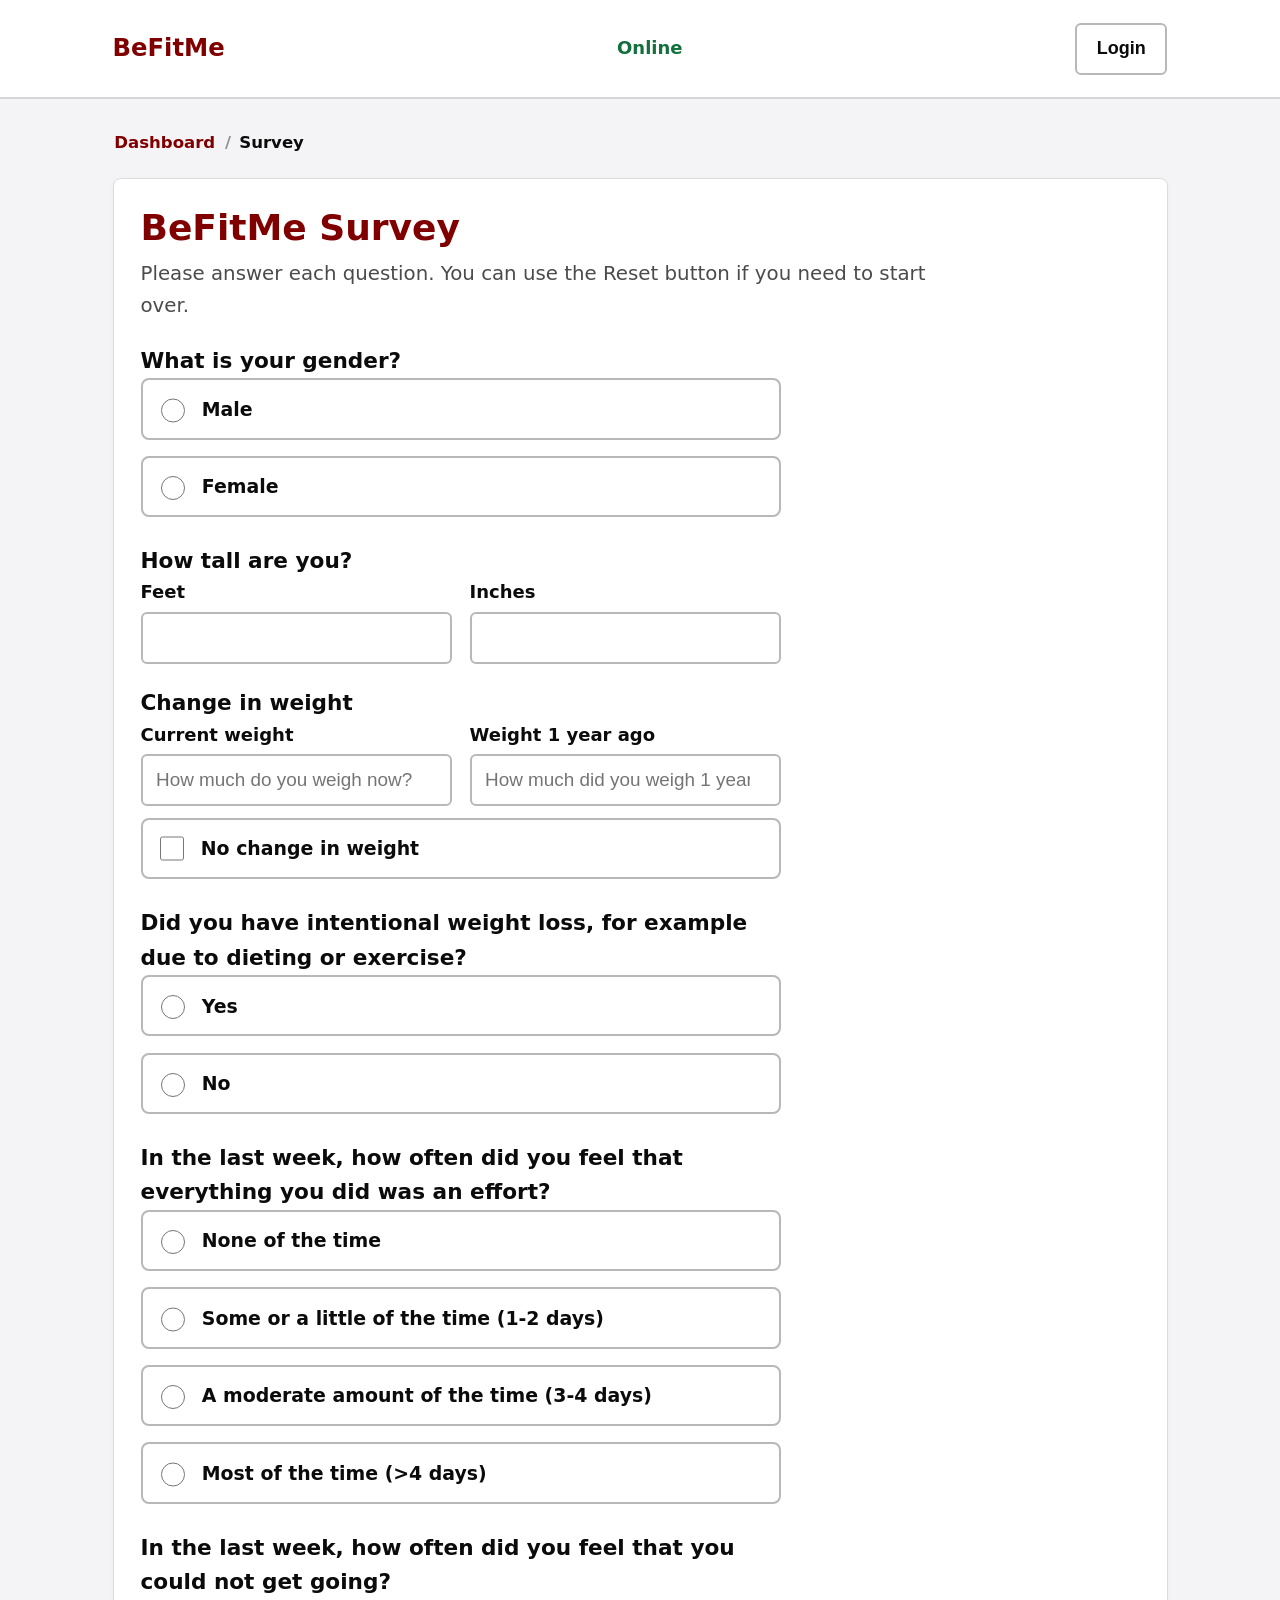
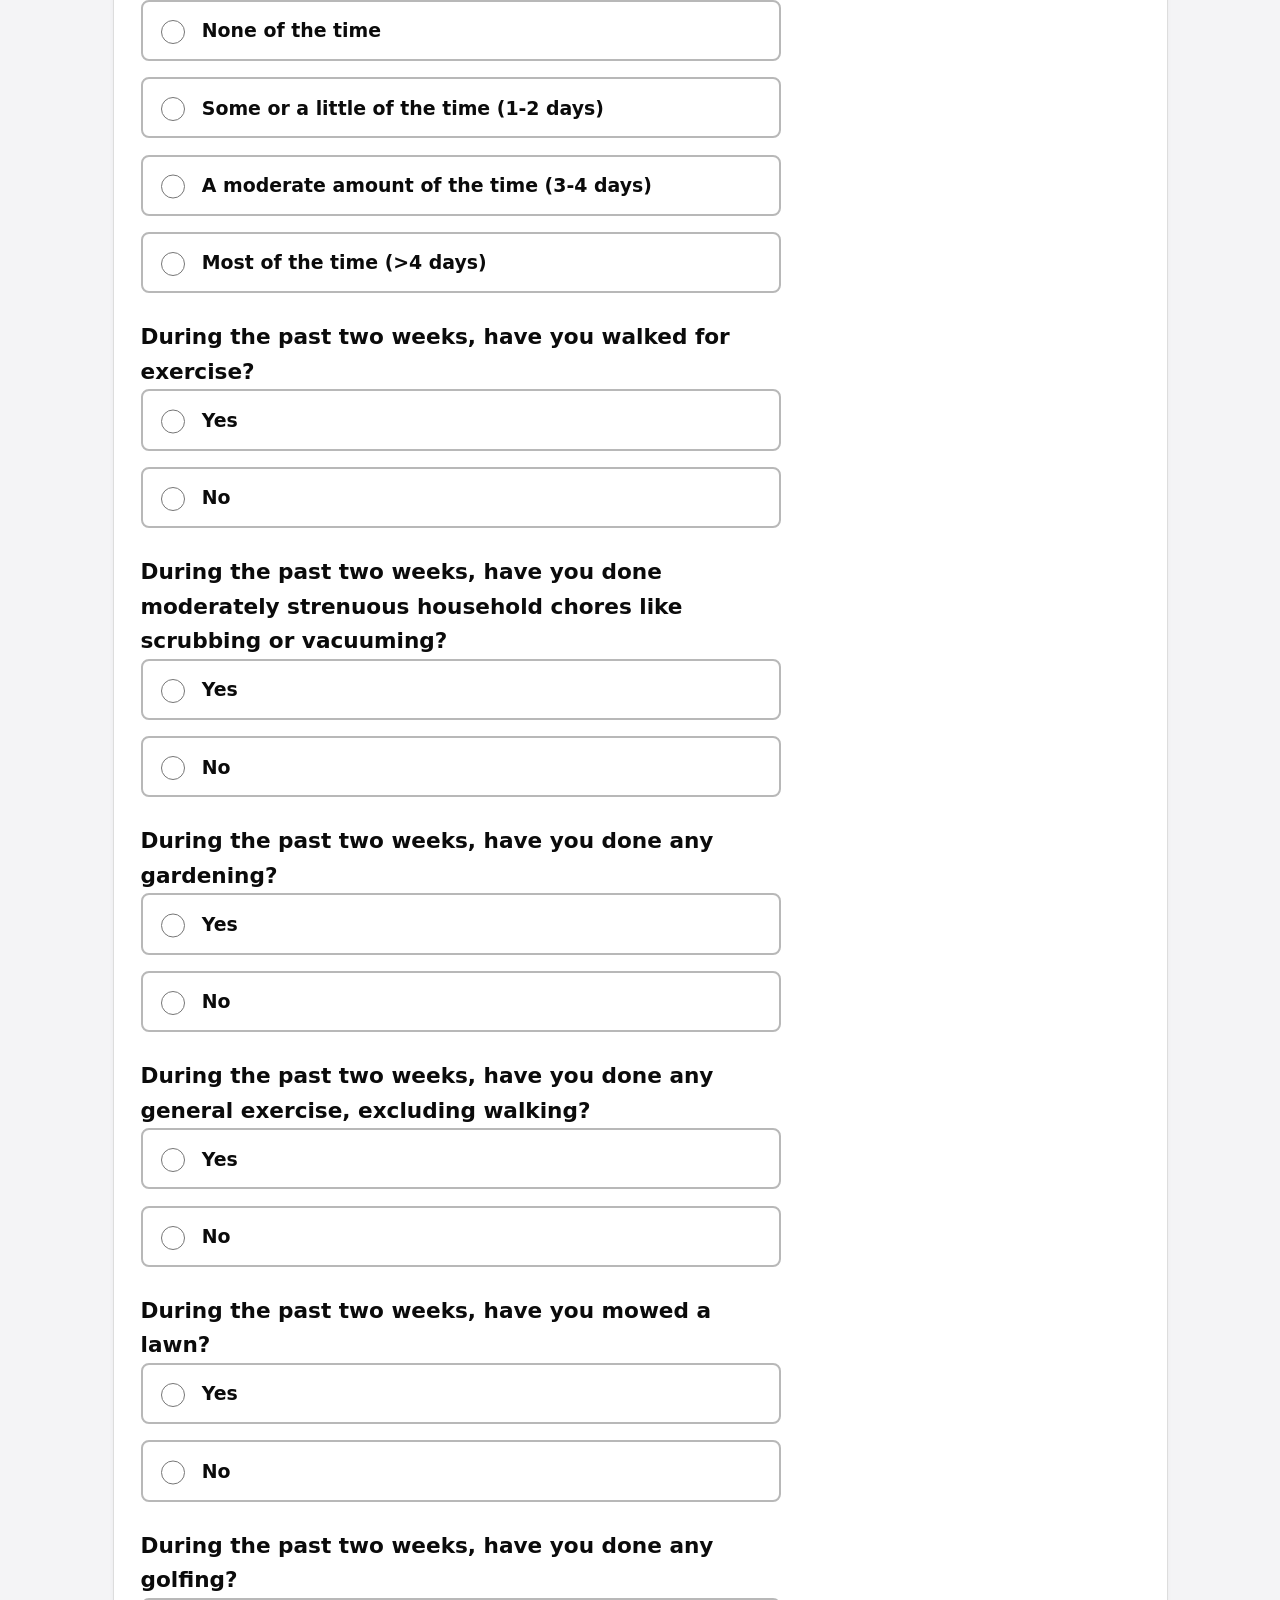
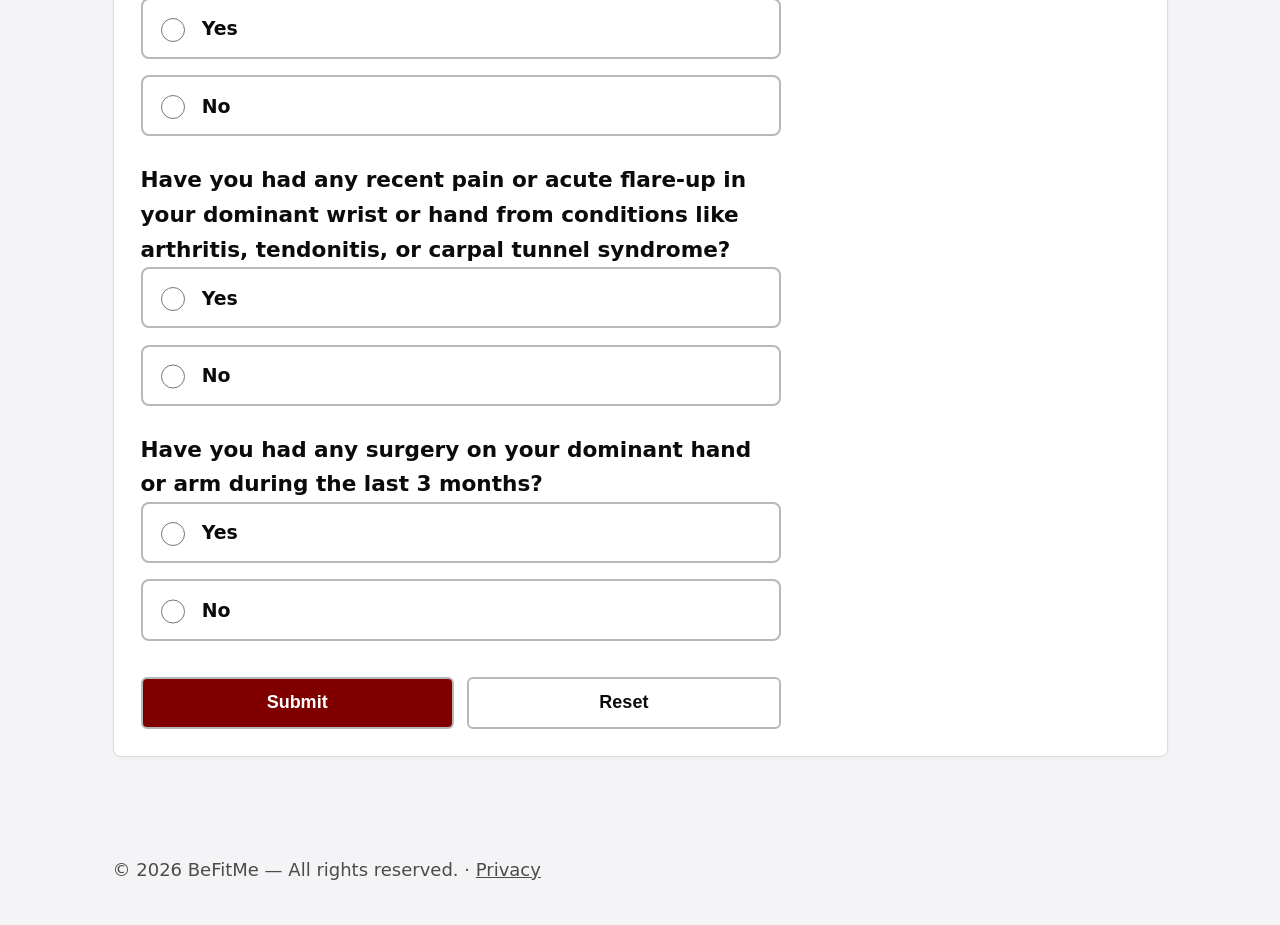
<file: survey.html>
<!doctype html>
<html lang="en">
  <head>
    <meta charset="utf-8" />
    <meta name="viewport" content="width=device-width, initial-scale=1" />
    <title>BeFitMe Survey</title>
    <link rel="stylesheet" href="css/styles.css" />
    <link rel="icon" href="/favicon.ico" sizes="any" />
    <link rel="icon" type="image/png" sizes="32x32" href="/favicon-32.png" />
    <link rel="icon" type="image/png" sizes="192x192" href="/favicon-192.png" />
    <link rel="apple-touch-icon" href="/apple-touch-icon.png" />
  </head>
  <body>
    <a class="skip-link" href="#main-content">Skip to main content</a>
    <div data-site-header></div>

    <main id="main-content" class="container">
      <section class="card">
        <h1 class="page-title">BeFitMe Survey</h1>
        <p class="lead">Please answer each question. You can use the Reset button if you need to start over.</p>

        <form id="survey-form" class="survey-form">
          <!--
            Survey fields: replace or add more fields as required.
            The user requested a gender radio group as the first field.
          -->

          <fieldset class="form-row">
            <legend>What is your gender?</legend>
            <label class="choice" for="gender-male">
              <input type="radio" id="gender-male" name="gender" value="Male" required />
              <span>Male</span>
            </label>
            <label class="choice" for="gender-female">
              <input type="radio" id="gender-female" name="gender" value="Female" />
              <span>Female</span>
            </label>
          </fieldset>

          <fieldset class="form-row">
            <legend>How tall are you?</legend>
            <div class="height-fields">
              <div>
                <label for="height-feet">Feet</label>
                <input type="number" id="height-feet" name="heightFeet" min="1" max="8" inputmode="numeric" required />
              </div>
              <div>
                <label for="height-inches">Inches</label>
                <input type="number" id="height-inches" name="heightInches" min="0" max="11" inputmode="numeric" />
              </div>
            </div>
          </fieldset>

          <fieldset class="form-row">
            <legend>Change in weight</legend>
            <div class="weight-fields">
              <div>
                <label for="current-weight">Current weight</label>
                <input type="number" id="current-weight" name="currentWeight" min="0" step="1" inputmode="numeric" placeholder="How much do you weigh now?" required />
              </div>
              <div id="previous-weight-group">
                <label for="previous-weight">Weight 1 year ago</label>
                <input type="number" id="previous-weight" name="previousWeightOneYearAgo" min="0" step="1" inputmode="numeric" placeholder="How much did you weigh 1 year ago?" required />
              </div>
            </div>
            <label class="choice" for="no-weight-change">
              <input type="checkbox" id="no-weight-change" name="noWeightChange" value="Yes" />
              <span>No change in weight</span>
            </label>
          </fieldset>

          <fieldset class="form-row">
            <legend>Did you have intentional weight loss, for example due to dieting or exercise?</legend>
            <label class="choice" for="intentional-weight-loss-yes">
              <input type="radio" id="intentional-weight-loss-yes" name="intentionalWeightLoss" value="Yes" required />
              <span>Yes</span>
            </label>
            <label class="choice" for="intentional-weight-loss-no">
              <input type="radio" id="intentional-weight-loss-no" name="intentionalWeightLoss" value="No" />
              <span>No</span>
            </label>
          </fieldset>

          <fieldset class="form-row">
            <legend>In the last week, how often did you feel that everything you did was an effort?</legend>
            <label class="choice" for="effort-none">
              <input type="radio" id="effort-none" name="everythingWasEffort" value="None of the time" required />
              <span>None of the time</span>
            </label>
            <label class="choice" for="effort-some">
              <input type="radio" id="effort-some" name="everythingWasEffort" value="Some or a little of the time (1-2 days)" />
              <span>Some or a little of the time (1-2 days)</span>
            </label>
            <label class="choice" for="effort-moderate">
              <input type="radio" id="effort-moderate" name="everythingWasEffort" value="A moderate amount of the time (3-4 days)" />
              <span>A moderate amount of the time (3-4 days)</span>
            </label>
            <label class="choice" for="effort-most">
              <input type="radio" id="effort-most" name="everythingWasEffort" value="Most of the time (>4 days)" />
              <span>Most of the time (&gt;4 days)</span>
            </label>
          </fieldset>

          <fieldset class="form-row">
            <legend>In the last week, how often did you feel that you could not get going?</legend>
            <label class="choice" for="could-not-get-going-none">
              <input type="radio" id="could-not-get-going-none" name="couldNotGetGoing" value="None of the time" required />
              <span>None of the time</span>
            </label>
            <label class="choice" for="could-not-get-going-some">
              <input type="radio" id="could-not-get-going-some" name="couldNotGetGoing" value="Some or a little of the time (1-2 days)" />
              <span>Some or a little of the time (1-2 days)</span>
            </label>
            <label class="choice" for="could-not-get-going-moderate">
              <input type="radio" id="could-not-get-going-moderate" name="couldNotGetGoing" value="A moderate amount of the time (3-4 days)" />
              <span>A moderate amount of the time (3-4 days)</span>
            </label>
            <label class="choice" for="could-not-get-going-most">
              <input type="radio" id="could-not-get-going-most" name="couldNotGetGoing" value="Most of the time (>4 days)" />
              <span>Most of the time (&gt;4 days)</span>
            </label>
          </fieldset>

          <fieldset class="form-row">
            <legend>During the past two weeks, have you walked for exercise?</legend>
            <label class="choice" for="walked-for-exercise-yes">
              <input type="radio" id="walked-for-exercise-yes" name="walkedForExercise" value="Yes" required />
              <span>Yes</span>
            </label>
            <label class="choice" for="walked-for-exercise-no">
              <input type="radio" id="walked-for-exercise-no" name="walkedForExercise" value="No" />
              <span>No</span>
            </label>
          </fieldset>

          <div id="walking-follow-up" class="follow-up" hidden>
            <div class="form-row">
              <label for="walking-times">How many times in the past two weeks?</label>
              <input type="number" id="walking-times" name="walkingTimesTwoWeeks" min="0" step="1" inputmode="numeric" />
            </div>

            <div class="form-row slider-row">
              <label for="walking-minutes">How many minutes on average per session do you walk?</label>
              <div class="range-value" aria-live="polite">
                <output id="walking-minutes-output" for="walking-minutes">0 minutes</output>
              </div>
              <input type="range" id="walking-minutes" name="walkingMinutesPerSession" min="0" max="120" step="5" value="0" />
              <div class="range-limits" aria-hidden="true">
                <span>0</span>
                <span>120 or more</span>
              </div>
            </div>

            <div class="form-row slider-row">
              <label for="walking-months">How many months per year do you walk for exercise?</label>
              <div class="range-value" aria-live="polite">
                <output id="walking-months-output" for="walking-months">0 months</output>
              </div>
              <input type="range" id="walking-months" name="walkingMonthsPerYear" min="0" max="12" step="1" value="0" />
              <div class="range-limits" aria-hidden="true">
                <span>0</span>
                <span>12</span>
              </div>
            </div>
          </div>

          <fieldset class="form-row">
            <legend>During the past two weeks, have you done moderately strenuous household chores like scrubbing or vacuuming?</legend>
            <label class="choice" for="chores-yes">
              <input type="radio" id="chores-yes" name="moderatelyStrenuousChores" value="Yes" required />
              <span>Yes</span>
            </label>
            <label class="choice" for="chores-no">
              <input type="radio" id="chores-no" name="moderatelyStrenuousChores" value="No" />
              <span>No</span>
            </label>
          </fieldset>

          <div id="chores-follow-up" class="follow-up" hidden>
            <div class="form-row">
              <label for="chores-times">How many times in the past two weeks?</label>
              <input type="number" id="chores-times" name="choresTimesTwoWeeks" min="0" step="1" inputmode="numeric" />
            </div>

            <div class="form-row slider-row">
              <label for="chores-minutes">How many minutes on average per session do you do moderately strenuous household chores?</label>
              <div class="range-value" aria-live="polite">
                <output id="chores-minutes-output" for="chores-minutes">0 minutes</output>
              </div>
              <input type="range" id="chores-minutes" name="choresMinutesPerSession" min="0" max="120" step="5" value="0" />
              <div class="range-limits" aria-hidden="true">
                <span>0</span>
                <span>120 or more</span>
              </div>
            </div>

            <div class="form-row slider-row">
              <label for="chores-months">How many months per year do you do moderately strenuous household chores?</label>
              <div class="range-value" aria-live="polite">
                <output id="chores-months-output" for="chores-months">0 months</output>
              </div>
              <input type="range" id="chores-months" name="choresMonthsPerYear" min="0" max="12" step="1" value="0" />
              <div class="range-limits" aria-hidden="true">
                <span>0</span>
                <span>12</span>
              </div>
            </div>
          </div>

          <fieldset class="form-row">
            <legend>During the past two weeks, have you done any gardening?</legend>
            <label class="choice" for="gardening-yes">
              <input type="radio" id="gardening-yes" name="gardening" value="Yes" required />
              <span>Yes</span>
            </label>
            <label class="choice" for="gardening-no">
              <input type="radio" id="gardening-no" name="gardening" value="No" />
              <span>No</span>
            </label>
          </fieldset>

          <div id="gardening-follow-up" class="follow-up" hidden>
            <div class="form-row">
              <label for="gardening-times">How many times in the past two weeks?</label>
              <input type="number" id="gardening-times" name="gardeningTimesTwoWeeks" min="0" step="1" inputmode="numeric" />
            </div>

            <div class="form-row slider-row">
              <label for="gardening-minutes">How many minutes on average per session do you do gardening?</label>
              <div class="range-value" aria-live="polite">
                <output id="gardening-minutes-output" for="gardening-minutes">0 minutes</output>
              </div>
              <input type="range" id="gardening-minutes" name="gardeningMinutesPerSession" min="0" max="120" step="5" value="0" />
              <div class="range-limits" aria-hidden="true">
                <span>0</span>
                <span>120 or more</span>
              </div>
            </div>

            <div class="form-row slider-row">
              <label for="gardening-months">How many months per year do you do gardening?</label>
              <div class="range-value" aria-live="polite">
                <output id="gardening-months-output" for="gardening-months">0 months</output>
              </div>
              <input type="range" id="gardening-months" name="gardeningMonthsPerYear" min="0" max="12" step="1" value="0" />
              <div class="range-limits" aria-hidden="true">
                <span>0</span>
                <span>12</span>
              </div>
            </div>
          </div>

          <fieldset class="form-row">
            <legend>During the past two weeks, have you done any general exercise, excluding walking?</legend>
            <label class="choice" for="general-exercise-yes">
              <input type="radio" id="general-exercise-yes" name="generalExercise" value="Yes" required />
              <span>Yes</span>
            </label>
            <label class="choice" for="general-exercise-no">
              <input type="radio" id="general-exercise-no" name="generalExercise" value="No" />
              <span>No</span>
            </label>
          </fieldset>

          <div id="general-exercise-follow-up" class="follow-up" hidden>
            <div class="form-row">
              <label for="general-exercise-times">How many times in the past two weeks?</label>
              <input type="number" id="general-exercise-times" name="generalExerciseTimesTwoWeeks" min="0" step="1" inputmode="numeric" />
            </div>

            <div class="form-row slider-row">
              <label for="general-exercise-minutes">How many minutes on average per session do you do general exercise?</label>
              <div class="range-value" aria-live="polite">
                <output id="general-exercise-minutes-output" for="general-exercise-minutes">0 minutes</output>
              </div>
              <input type="range" id="general-exercise-minutes" name="generalExerciseMinutesPerSession" min="0" max="120" step="5" value="0" />
              <div class="range-limits" aria-hidden="true">
                <span>0</span>
                <span>120 or more</span>
              </div>
            </div>

            <div class="form-row slider-row">
              <label for="general-exercise-months">How many months per year do you do general exercise?</label>
              <div class="range-value" aria-live="polite">
                <output id="general-exercise-months-output" for="general-exercise-months">0 months</output>
              </div>
              <input type="range" id="general-exercise-months" name="generalExerciseMonthsPerYear" min="0" max="12" step="1" value="0" />
              <div class="range-limits" aria-hidden="true">
                <span>0</span>
                <span>12</span>
              </div>
            </div>
          </div>

          <fieldset class="form-row">
            <legend>During the past two weeks, have you mowed a lawn?</legend>
            <label class="choice" for="lawn-mowing-yes">
              <input type="radio" id="lawn-mowing-yes" name="lawnMowing" value="Yes" required />
              <span>Yes</span>
            </label>
            <label class="choice" for="lawn-mowing-no">
              <input type="radio" id="lawn-mowing-no" name="lawnMowing" value="No" />
              <span>No</span>
            </label>
          </fieldset>

          <div id="lawn-mowing-follow-up" class="follow-up" hidden>
            <div class="form-row">
              <label for="lawn-mowing-times">How many times in the past two weeks?</label>
              <input type="number" id="lawn-mowing-times" name="lawnMowingTimesTwoWeeks" min="0" step="1" inputmode="numeric" />
            </div>

            <div class="form-row slider-row">
              <label for="lawn-mowing-minutes">How many minutes on average per session do you mow a lawn?</label>
              <div class="range-value" aria-live="polite">
                <output id="lawn-mowing-minutes-output" for="lawn-mowing-minutes">0 minutes</output>
              </div>
              <input type="range" id="lawn-mowing-minutes" name="lawnMowingMinutesPerSession" min="0" max="120" step="5" value="0" />
              <div class="range-limits" aria-hidden="true">
                <span>0</span>
                <span>120 or more</span>
              </div>
            </div>

            <div class="form-row slider-row">
              <label for="lawn-mowing-months">How many months per year do you mow a lawn?</label>
              <div class="range-value" aria-live="polite">
                <output id="lawn-mowing-months-output" for="lawn-mowing-months">0 months</output>
              </div>
              <input type="range" id="lawn-mowing-months" name="lawnMowingMonthsPerYear" min="0" max="12" step="1" value="0" />
              <div class="range-limits" aria-hidden="true">
                <span>0</span>
                <span>12</span>
              </div>
            </div>
          </div>

          <fieldset class="form-row">
            <legend>During the past two weeks, have you done any golfing?</legend>
            <label class="choice" for="golfing-yes">
              <input type="radio" id="golfing-yes" name="golfing" value="Yes" required />
              <span>Yes</span>
            </label>
            <label class="choice" for="golfing-no">
              <input type="radio" id="golfing-no" name="golfing" value="No" />
              <span>No</span>
            </label>
          </fieldset>

          <div id="golfing-follow-up" class="follow-up" hidden>
            <div class="form-row">
              <label for="golfing-times">How many times in the past two weeks?</label>
              <input type="number" id="golfing-times" name="golfingTimesTwoWeeks" min="0" step="1" inputmode="numeric" />
            </div>

            <div class="form-row slider-row">
              <label for="golfing-minutes">How many minutes on average per session do you golf?</label>
              <div class="range-value" aria-live="polite">
                <output id="golfing-minutes-output" for="golfing-minutes">0 minutes</output>
              </div>
              <input type="range" id="golfing-minutes" name="golfingMinutesPerSession" min="0" max="120" step="5" value="0" />
              <div class="range-limits" aria-hidden="true">
                <span>0</span>
                <span>120 or more</span>
              </div>
            </div>

            <div class="form-row slider-row">
              <label for="golfing-months">How many months per year do you golf?</label>
              <div class="range-value" aria-live="polite">
                <output id="golfing-months-output" for="golfing-months">0 months</output>
              </div>
              <input type="range" id="golfing-months" name="golfingMonthsPerYear" min="0" max="12" step="1" value="0" />
              <div class="range-limits" aria-hidden="true">
                <span>0</span>
                <span>12</span>
              </div>
            </div>
          </div>

          <fieldset class="form-row">
            <legend>Have you had any recent pain or acute flare-up in your dominant wrist or hand from conditions like arthritis, tendonitis, or carpal tunnel syndrome?</legend>
            <label class="choice" for="dominant-wrist-hand-pain-yes">
              <input type="radio" id="dominant-wrist-hand-pain-yes" name="dominantWristHandPain" value="Yes" required />
              <span>Yes</span>
            </label>
            <label class="choice" for="dominant-wrist-hand-pain-no">
              <input type="radio" id="dominant-wrist-hand-pain-no" name="dominantWristHandPain" value="No" />
              <span>No</span>
            </label>
          </fieldset>

          <fieldset class="form-row">
            <legend>Have you had any surgery on your dominant hand or arm during the last 3 months?</legend>
            <label class="choice" for="dominant-hand-arm-surgery-yes">
              <input type="radio" id="dominant-hand-arm-surgery-yes" name="dominantHandArmSurgeryLastThreeMonths" value="Yes" required />
              <span>Yes</span>
            </label>
            <label class="choice" for="dominant-hand-arm-surgery-no">
              <input type="radio" id="dominant-hand-arm-surgery-no" name="dominantHandArmSurgeryLastThreeMonths" value="No" />
              <span>No</span>
            </label>
          </fieldset>

          <!-- Future fields can be added here. Example: ethnicity, comorbidities, etc. -->

          <div class="form-actions">
            <button type="submit" class="btn primary">Submit</button>
            <button type="reset" class="btn">Reset</button>
          </div>
        </form>

        <div id="survey-success" class="success" role="status" aria-live="polite" hidden></div>
      </section>
    </main>

    <footer class="site-footer">
      <div class="container">© <span id="year"></span> BeFitMe — All rights reserved. · <a href="privacy.html">Privacy</a></div>
    </footer>

    <script src="js/app.js"></script>
    <script src="js/survey.js"></script>
  </body>
</html>
</file>
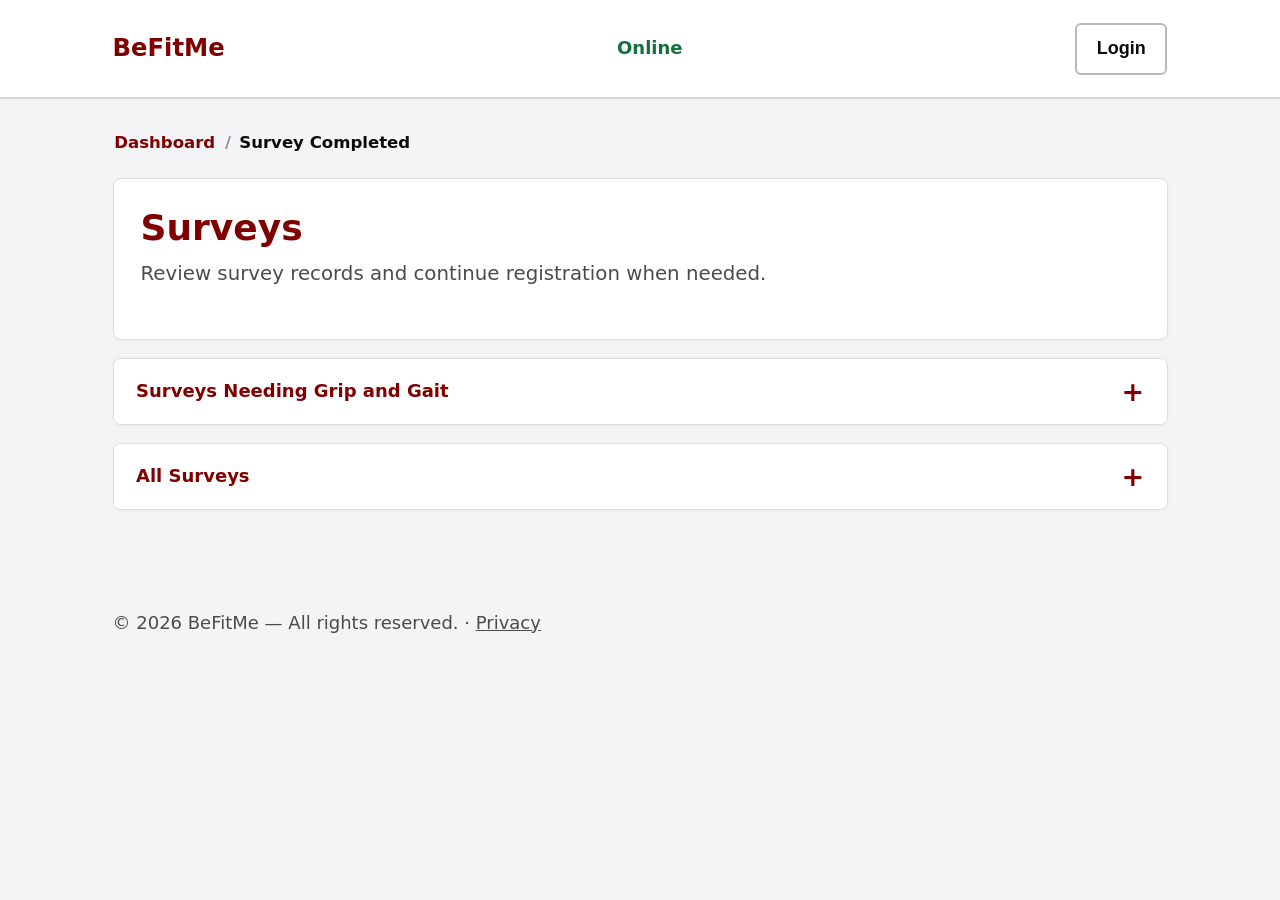
<file: surveys.html>
<!doctype html>
<html lang="en">
  <head>
    <meta charset="utf-8" />
    <meta name="viewport" content="width=device-width, initial-scale=1" />
    <title>BeFitMe Survey Completed</title>
    <link rel="stylesheet" href="css/styles.css" />
    <link rel="icon" href="/favicon.ico" sizes="any" />
    <link rel="icon" type="image/png" sizes="32x32" href="/favicon-32.png" />
    <link rel="icon" type="image/png" sizes="192x192" href="/favicon-192.png" />
    <link rel="apple-touch-icon" href="/apple-touch-icon.png" />
  </head>
  <body>
    <a class="skip-link" href="#main-content">Skip to main content</a>
    <div data-site-header></div>

    <main id="main-content" class="container">
      <section class="card">
        <h1 class="page-title">Surveys</h1>
        <p class="lead">Review survey records and continue registration when needed.</p>
      </section>

      <section class="card admin-tool-card">
        <button type="button" class="collapse-toggle" aria-expanded="false" aria-controls="unenrolled-surveys-panel" data-collapse-toggle>
          <span>Surveys Needing Grip and Gait</span>
          <span class="collapse-indicator" aria-hidden="true">+</span>
        </button>

        <div id="unenrolled-surveys-panel" class="collapse-panel" hidden>
          <div id="unenrolled-surveys-status" class="muted" role="status" aria-live="polite">Loading surveys...</div>

          <div class="table-wrap" id="unenrolled-surveys-table-wrap" hidden>
            <table class="data-table">
              <thead>
                <tr>
                  <th scope="col">Survey Date</th>
                  <th scope="col">Survey ID</th>
                  <th scope="col">Action</th>
                </tr>
              </thead>
              <tbody id="unenrolled-surveys-table-body"></tbody>
            </table>
          </div>
        </div>
      </section>

      <section class="card admin-tool-card">
        <button type="button" class="collapse-toggle" aria-expanded="false" aria-controls="all-surveys-panel" data-collapse-toggle>
          <span>All Surveys</span>
          <span class="collapse-indicator" aria-hidden="true">+</span>
        </button>

        <div id="all-surveys-panel" class="collapse-panel" hidden>
          <div id="all-surveys-status" class="muted" role="status" aria-live="polite">Loading surveys...</div>

          <div class="table-wrap" id="all-surveys-table-wrap" hidden>
            <table class="data-table">
              <thead>
                <tr>
                  <th scope="col">Survey Date</th>
                  <th scope="col">Survey ID</th>
                  <th scope="col">Gait and Grip</th>
                </tr>
              </thead>
              <tbody id="all-surveys-table-body"></tbody>
            </table>
          </div>
        </div>
      </section>
    </main>

    <footer class="site-footer">
      <div class="container">© <span id="year"></span> BeFitMe — All rights reserved. · <a href="privacy.html">Privacy</a></div>
    </footer>

    <script src="js/app.js"></script>
    <script src="js/surveys.js"></script>
  </body>
</html>
</file>
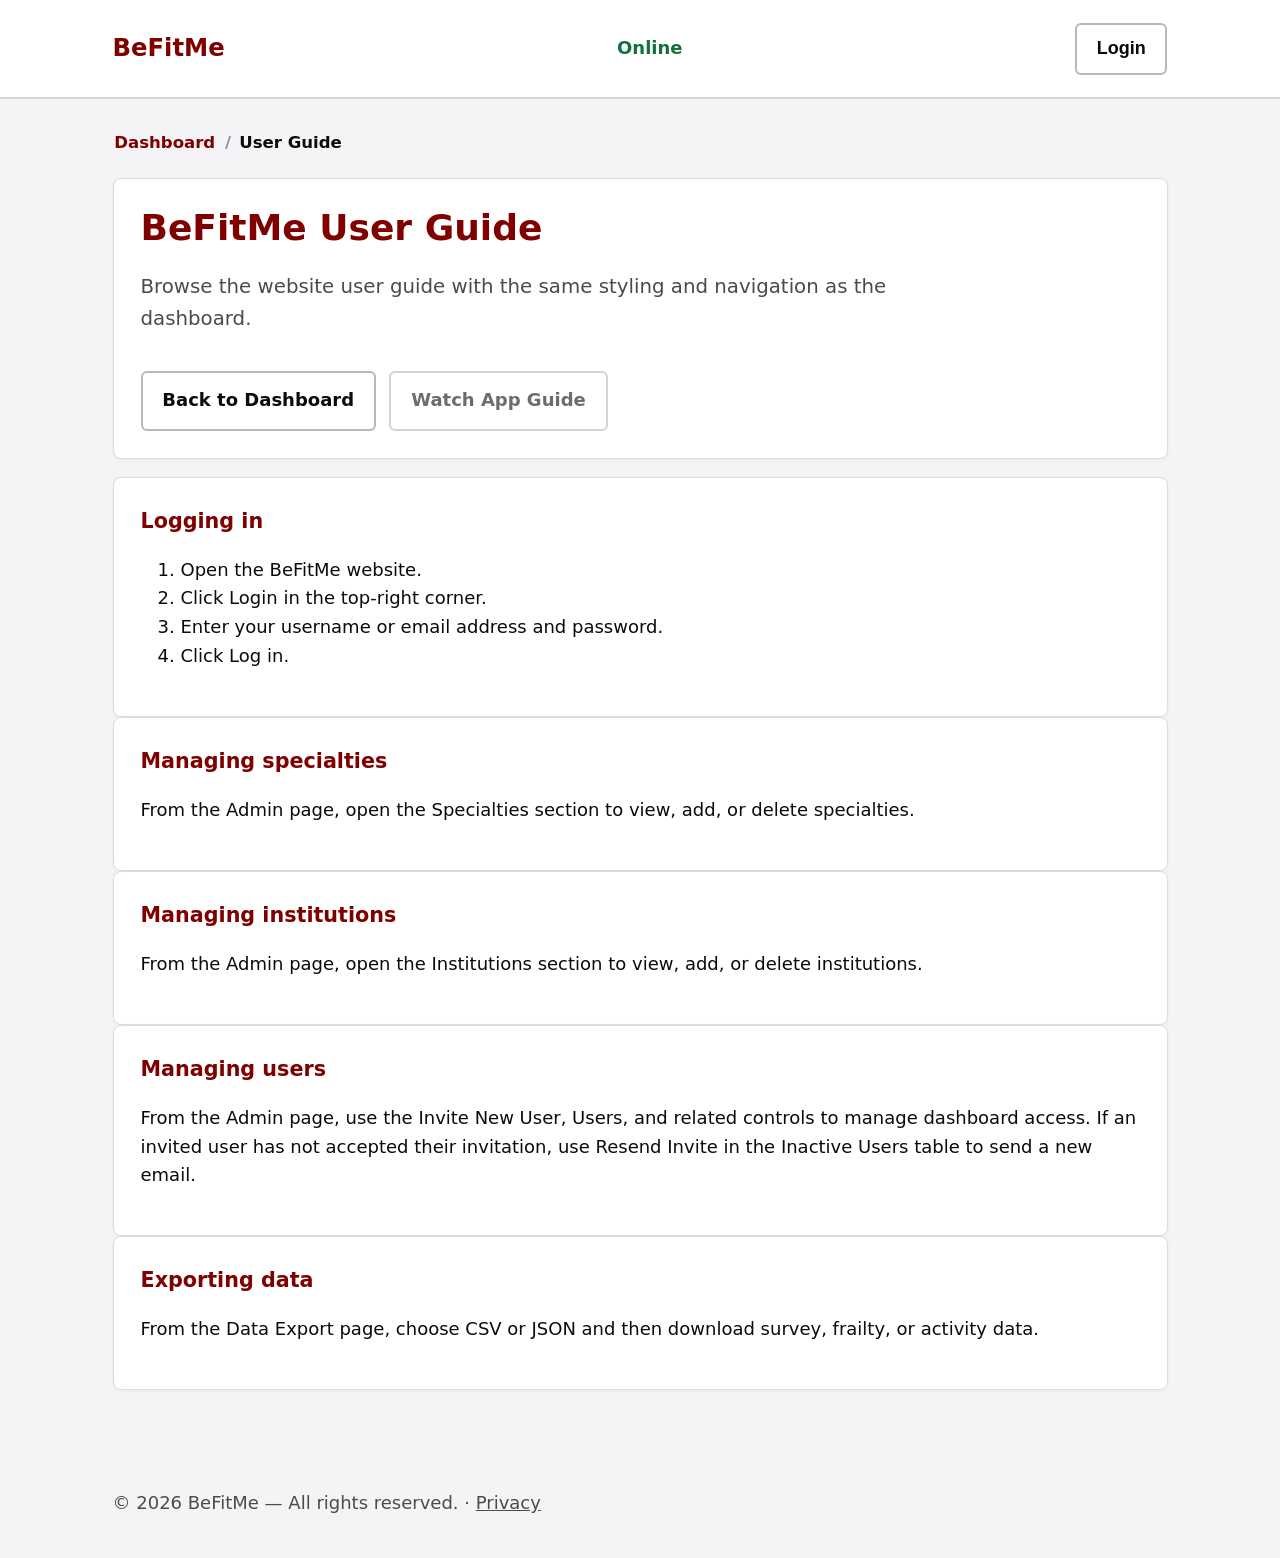
<file: user-guide.html>
<!doctype html>
<html lang="en">
  <head>
    <meta charset="utf-8" />
    <meta name="viewport" content="width=device-width, initial-scale=1" />
    <title>BeFitMe User Guide</title>
    <link rel="stylesheet" href="css/styles.css" />
    <link rel="icon" href="/favicon.ico" sizes="any" />
    <link rel="icon" type="image/png" sizes="32x32" href="/favicon-32.png" />
    <link rel="icon" type="image/png" sizes="192x192" href="/favicon-192.png" />
    <link rel="apple-touch-icon" href="/apple-touch-icon.png" />
  </head>
  <body>
    <a class="skip-link" href="#main-content">Skip to main content</a>
    <div data-site-header></div>

    <main id="main-content" class="container">
      <section class="card welcome-card">
        <h1 class="page-title">BeFitMe User Guide</h1>
        <p class="lead">Browse the website user guide with the same styling and navigation as the dashboard.</p>
        <div class="dashboard-actions">
          <a class="btn" href="index.html">Back to Dashboard</a>
          <a class="btn" href="watch-user-guide.html">Watch App Guide</a>
        </div>
      </section>

      <section class="card">
        <h2>Logging in</h2>
        <ol>
          <li>Open the BeFitMe website.</li>
          <li>Click Login in the top-right corner.</li>
          <li>Enter your username or email address and password.</li>
          <li>Click Log in.</li>
        </ol>
      </section>

      <section class="card">
        <h2>Managing specialties</h2>
        <p>From the Admin page, open the Specialties section to view, add, or delete specialties.</p>
      </section>

      <section class="card">
        <h2>Managing institutions</h2>
        <p>From the Admin page, open the Institutions section to view, add, or delete institutions.</p>
      </section>

      <section class="card">
        <h2>Managing users</h2>
        <p>From the Admin page, use the Invite New User, Users, and related controls to manage dashboard access. If an invited user has not accepted their invitation, use Resend Invite in the Inactive Users table to send a new email.</p>
      </section>

      <section class="card">
        <h2>Exporting data</h2>
        <p>From the Data Export page, choose CSV or JSON and then download survey, frailty, or activity data.</p>
      </section>
    </main>

    <footer class="site-footer">
      <div class="container">© <span id="year"></span> BeFitMe — All rights reserved. · <a href="privacy.html">Privacy</a></div>
    </footer>

    <script src="js/app.js"></script>
  </body>
</html>
</file>
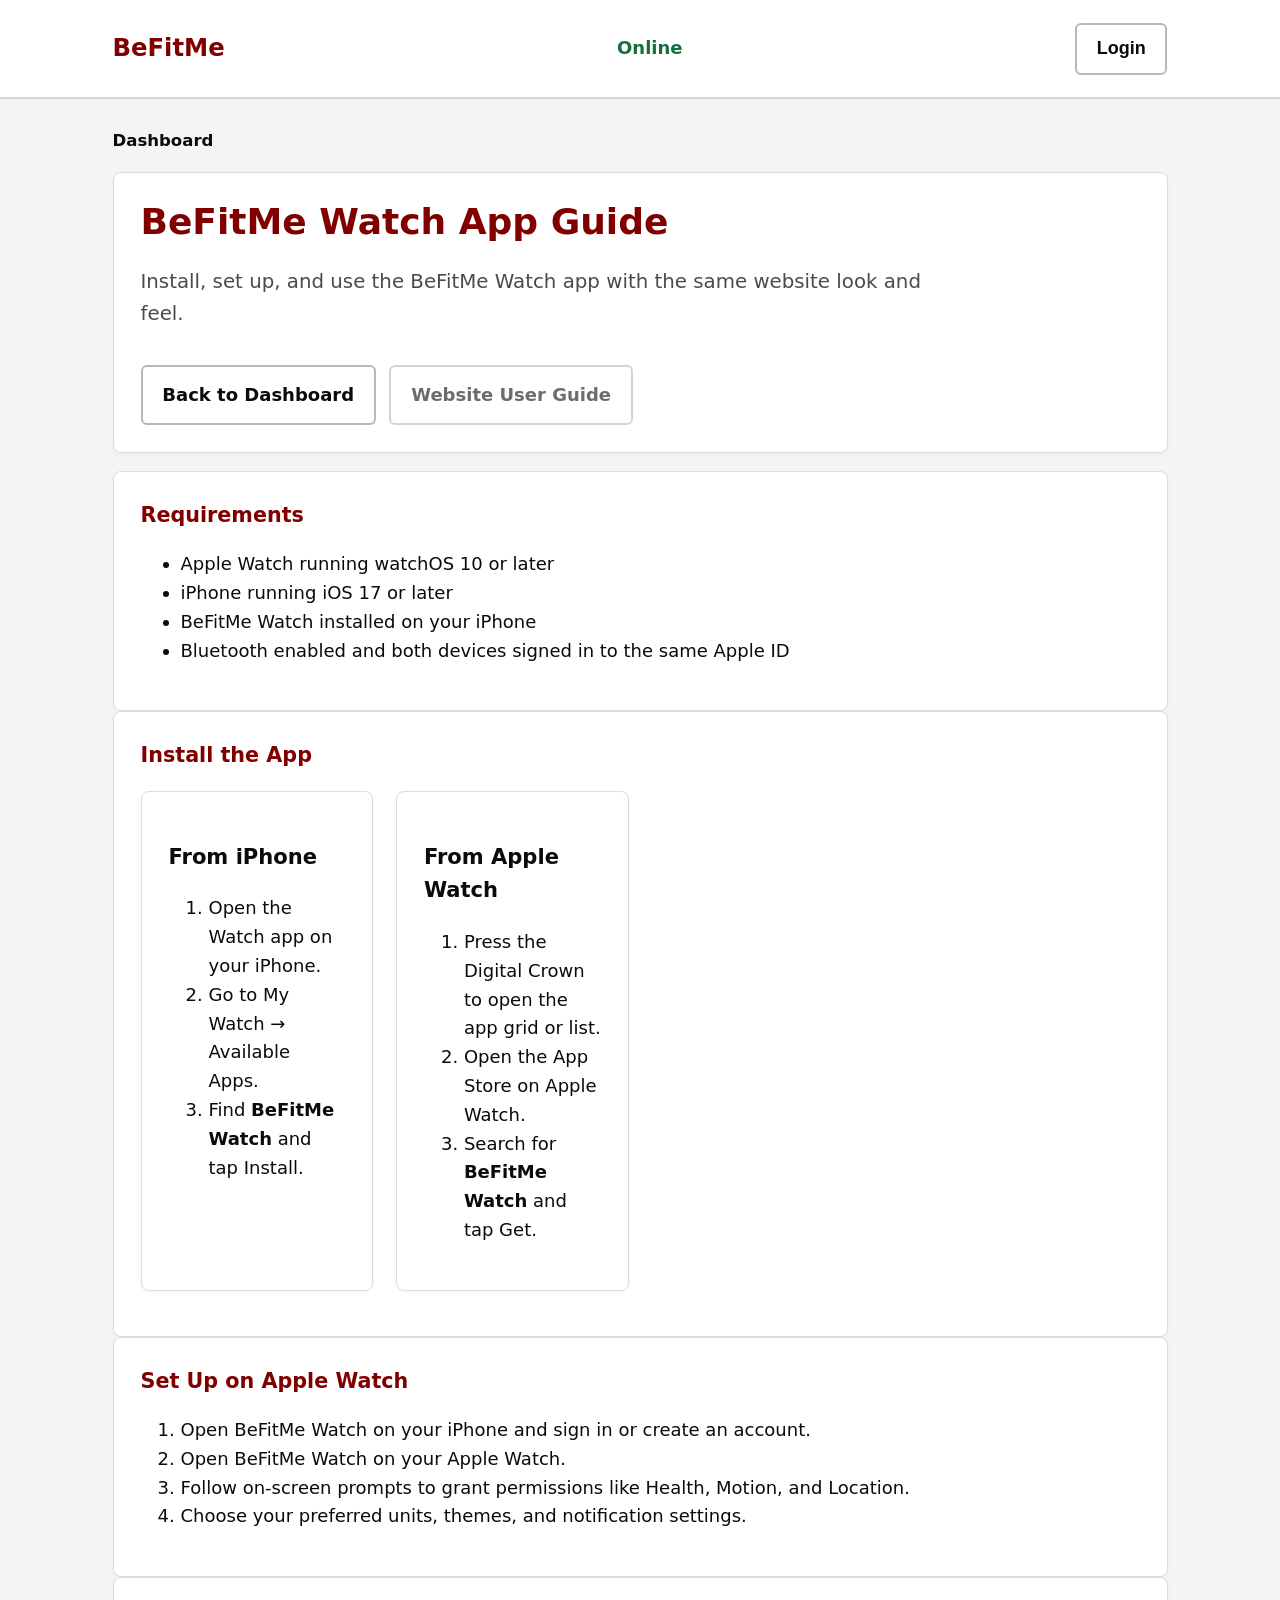
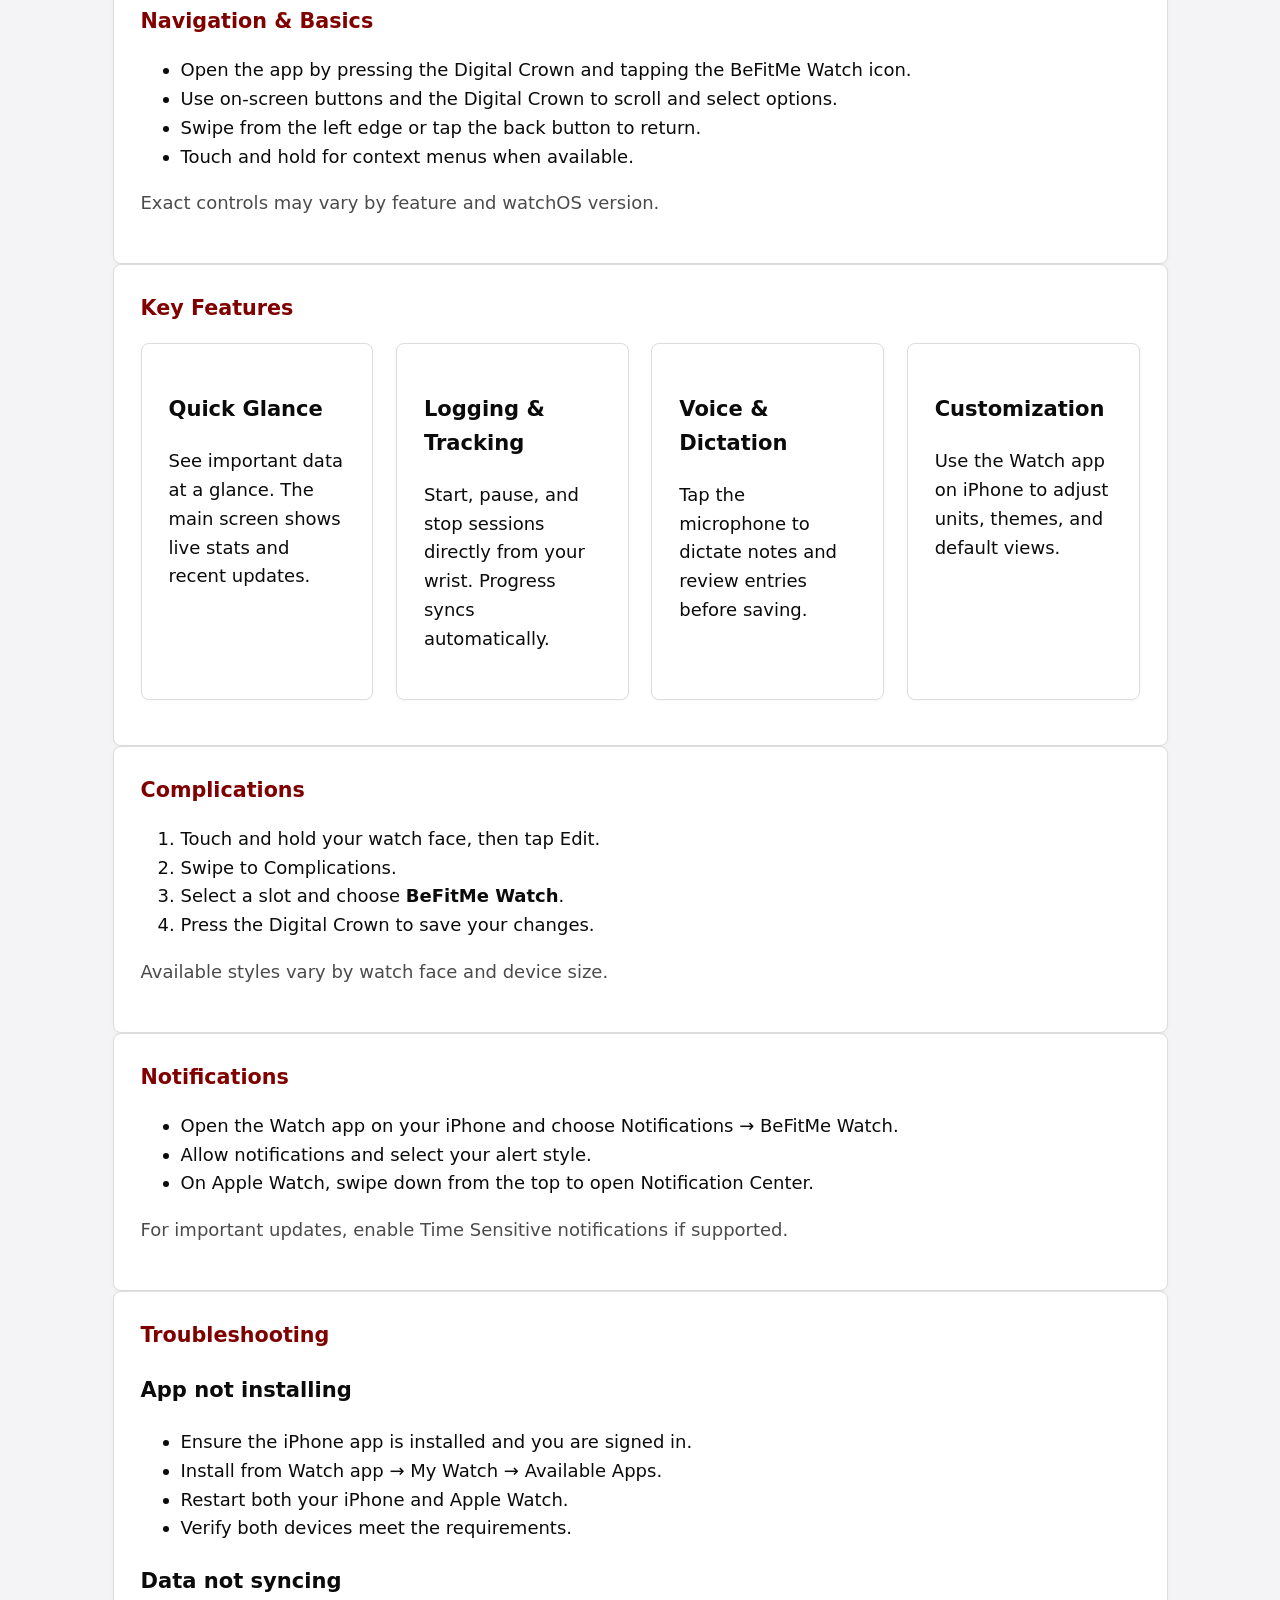
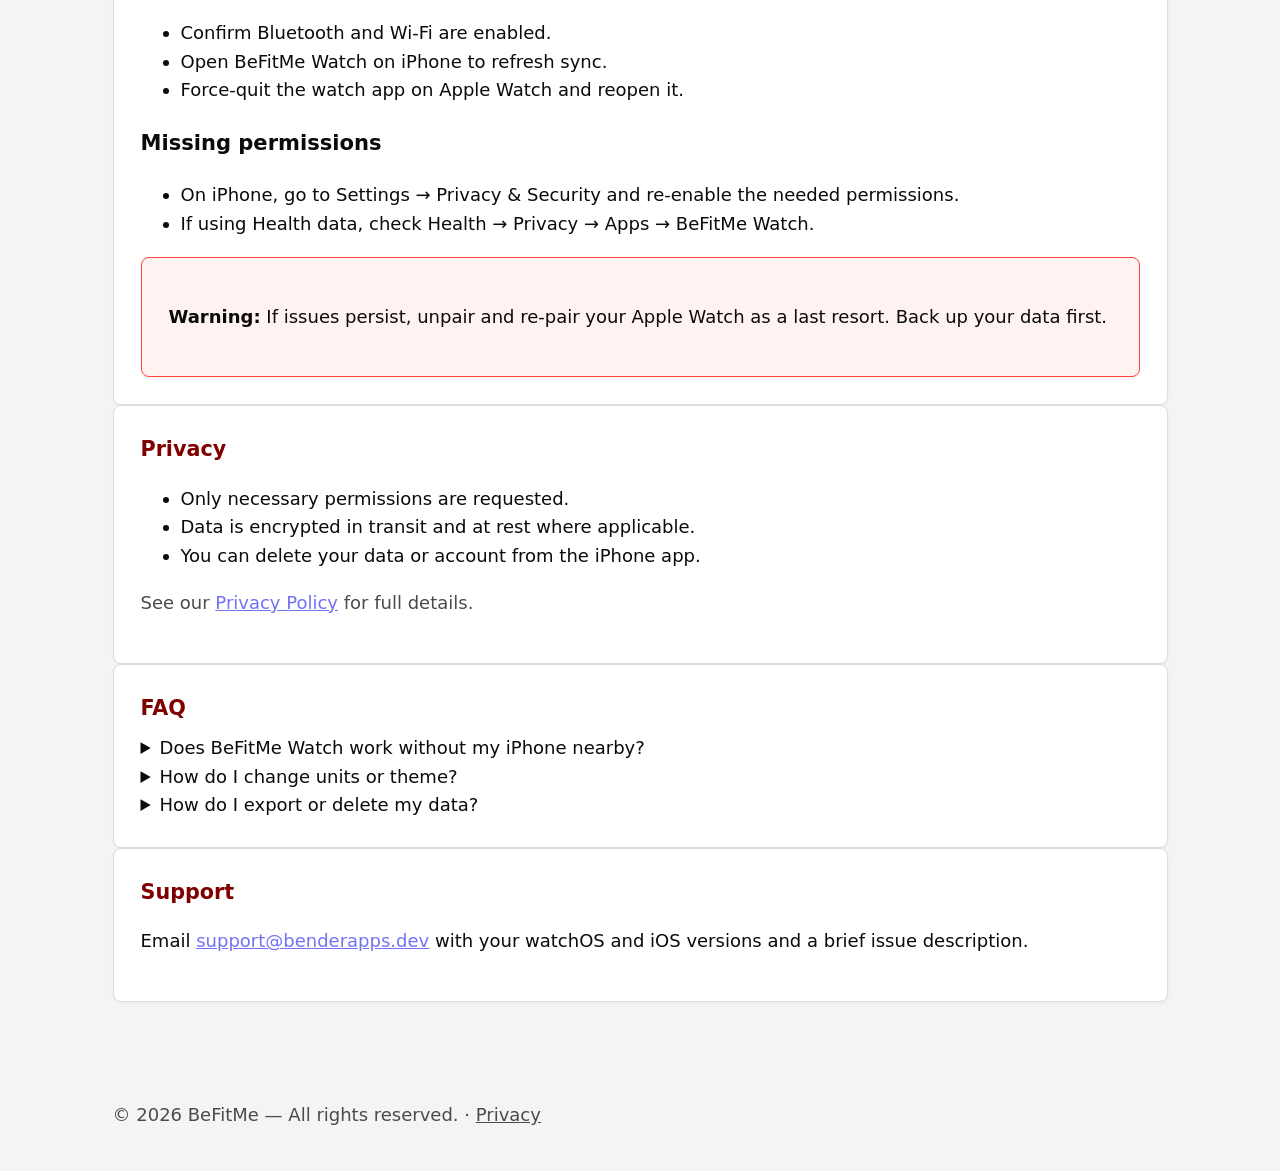
<file: watch-user-guide.html>
<!doctype html>
<html lang="en">
  <head>
    <meta charset="utf-8" />
    <meta name="viewport" content="width=device-width, initial-scale=1" />
    <title>BeFitMe Watch App Guide</title>
    <link rel="stylesheet" href="css/styles.css" />
    <link rel="icon" href="/favicon.ico" sizes="any" />
    <link rel="icon" type="image/png" sizes="32x32" href="/favicon-32.png" />
    <link rel="icon" type="image/png" sizes="192x192" href="/favicon-192.png" />
    <link rel="apple-touch-icon" href="/apple-touch-icon.png" />
  </head>
  <body>
    <a class="skip-link" href="#main-content">Skip to main content</a>
    <div data-site-header></div>

    <main id="main-content" class="container">
      <section class="card welcome-card">
        <h1 class="page-title">BeFitMe Watch App Guide</h1>
        <p class="lead">Install, set up, and use the BeFitMe Watch app with the same website look and feel.</p>
        <div class="dashboard-actions">
          <a class="btn" href="index.html">Back to Dashboard</a>
          <a class="btn" href="user-guide.html">Website User Guide</a>
        </div>
      </section>

      <section class="card">
        <h2>Requirements</h2>
        <ul>
          <li>Apple Watch running watchOS 10 or later</li>
          <li>iPhone running iOS 17 or later</li>
          <li>BeFitMe Watch installed on your iPhone</li>
          <li>Bluetooth enabled and both devices signed in to the same Apple ID</li>
        </ul>
      </section>

      <section class="card">
        <h2>Install the App</h2>
        <div class="cards-grid">
          <div class="card">
            <h3>From iPhone</h3>
            <ol>
              <li>Open the Watch app on your iPhone.</li>
              <li>Go to My Watch → Available Apps.</li>
              <li>Find <strong>BeFitMe Watch</strong> and tap Install.</li>
            </ol>
          </div>
          <div class="card">
            <h3>From Apple Watch</h3>
            <ol>
              <li>Press the Digital Crown to open the app grid or list.</li>
              <li>Open the App Store on Apple Watch.</li>
              <li>Search for <strong>BeFitMe Watch</strong> and tap Get.</li>
            </ol>
          </div>
        </div>
      </section>

      <section class="card">
        <h2>Set Up on Apple Watch</h2>
        <ol>
          <li>Open BeFitMe Watch on your iPhone and sign in or create an account.</li>
          <li>Open BeFitMe Watch on your Apple Watch.</li>
          <li>Follow on-screen prompts to grant permissions like Health, Motion, and Location.</li>
          <li>Choose your preferred units, themes, and notification settings.</li>
        </ol>
      </section>

      <section class="card">
        <h2>Navigation & Basics</h2>
        <ul>
          <li>Open the app by pressing the Digital Crown and tapping the BeFitMe Watch icon.</li>
          <li>Use on-screen buttons and the Digital Crown to scroll and select options.</li>
          <li>Swipe from the left edge or tap the back button to return.</li>
          <li>Touch and hold for context menus when available.</li>
        </ul>
        <p class="muted">Exact controls may vary by feature and watchOS version.</p>
      </section>

      <section class="card">
        <h2>Key Features</h2>
        <div class="cards-grid">
          <div class="card">
            <h3>Quick Glance</h3>
            <p>See important data at a glance. The main screen shows live stats and recent updates.</p>
          </div>
          <div class="card">
            <h3>Logging & Tracking</h3>
            <p>Start, pause, and stop sessions directly from your wrist. Progress syncs automatically.</p>
          </div>
          <div class="card">
            <h3>Voice & Dictation</h3>
            <p>Tap the microphone to dictate notes and review entries before saving.</p>
          </div>
          <div class="card">
            <h3>Customization</h3>
            <p>Use the Watch app on iPhone to adjust units, themes, and default views.</p>
          </div>
        </div>
      </section>

      <section class="card">
        <h2>Complications</h2>
        <ol>
          <li>Touch and hold your watch face, then tap Edit.</li>
          <li>Swipe to Complications.</li>
          <li>Select a slot and choose <strong>BeFitMe Watch</strong>.</li>
          <li>Press the Digital Crown to save your changes.</li>
        </ol>
        <p class="muted">Available styles vary by watch face and device size.</p>
      </section>

      <section class="card">
        <h2>Notifications</h2>
        <ul>
          <li>Open the Watch app on your iPhone and choose Notifications → BeFitMe Watch.</li>
          <li>Allow notifications and select your alert style.</li>
          <li>On Apple Watch, swipe down from the top to open Notification Center.</li>
        </ul>
        <p class="muted">For important updates, enable Time Sensitive notifications if supported.</p>
      </section>

      <section class="card">
        <h2>Troubleshooting</h2>
        <h3>App not installing</h3>
        <ul>
          <li>Ensure the iPhone app is installed and you are signed in.</li>
          <li>Install from Watch app → My Watch → Available Apps.</li>
          <li>Restart both your iPhone and Apple Watch.</li>
          <li>Verify both devices meet the requirements.</li>
        </ul>
        <h3>Data not syncing</h3>
        <ul>
          <li>Confirm Bluetooth and Wi-Fi are enabled.</li>
          <li>Open BeFitMe Watch on iPhone to refresh sync.</li>
          <li>Force-quit the watch app on Apple Watch and reopen it.</li>
        </ul>
        <h3>Missing permissions</h3>
        <ul>
          <li>On iPhone, go to Settings → Privacy & Security and re-enable the needed permissions.</li>
          <li>If using Health data, check Health → Privacy → Apps → BeFitMe Watch.</li>
        </ul>
        <div class="card" style="border-color: #ff453a; background: #fff3f2;">
          <p><strong>Warning:</strong> If issues persist, unpair and re-pair your Apple Watch as a last resort. Back up your data first.</p>
        </div>
      </section>

      <section class="card">
        <h2>Privacy</h2>
        <ul>
          <li>Only necessary permissions are requested.</li>
          <li>Data is encrypted in transit and at rest where applicable.</li>
          <li>You can delete your data or account from the iPhone app.</li>
        </ul>
        <p class="muted">See our <a href="/privacy" rel="noopener">Privacy Policy</a> for full details.</p>
      </section>

      <section class="card">
        <h2>FAQ</h2>
        <details>
          <summary>Does BeFitMe Watch work without my iPhone nearby?</summary>
          <p>Some features work independently on Apple Watch. Others require the iPhone for connectivity or processing.</p>
        </details>
        <details>
          <summary>How do I change units or theme?</summary>
          <p>Open the Watch app on iPhone → BeFitMe Watch → Settings, or adjust settings within the iPhone app.</p>
        </details>
        <details>
          <summary>How do I export or delete my data?</summary>
          <p>Open the iPhone app → Settings → Data Management to export or delete your data.</p>
        </details>
      </section>

      <section class="card">
        <h2>Support</h2>
        <p>Email <a href="mailto:support@benderapps.dev">support@benderapps.dev</a> with your watchOS and iOS versions and a brief issue description.</p>
      </section>
    </main>

    <footer class="site-footer">
      <div class="container">© <span id="year"></span> BeFitMe — All rights reserved. · <a href="privacy.html">Privacy</a></div>
    </footer>

    <script src="js/app.js"></script>
  </body>
</html>
</file>
<file: css/styles.css>
:root {
  --accent: #800000;
  --accent-dark: #5a0000;
  --background: #f4f4f6;
  --card: #ffffff;
  --text: #0b0b0b;
  --muted: #4b4b4b;
  --border: #b8b8b8;
  --focus: #005fcc;
  --radius: 8px;
  --gap: 1.25rem;
}

* { box-sizing: border-box; }
html,body{ height:100%; }
html{ font-size:18px; }
body{
  margin:0;
  font-family: system-ui, -apple-system, "Segoe UI", Roboto, "Helvetica Neue", Arial;
  background:var(--background);
  color:var(--text);
  line-height:1.6;
}
body.login-required{ overflow:hidden; }

.container{ max-width:1100px; margin:0 auto; padding:1.25rem; }

.skip-link{
  position:absolute;
  left:1rem;
  top:-5rem;
  z-index:20;
  padding:0.75rem 1rem;
  background:#fff;
  color:var(--accent-dark);
  border:3px solid var(--focus);
  border-radius:var(--radius);
  font-weight:700;
}
.skip-link:focus{ top:1rem; }

.site-header{ background: #fff; border-bottom:2px solid #d6d6d6; position:sticky; top:0; z-index:10; }
.header-inner{ display:flex; align-items:center; justify-content:space-between; gap:1rem; }
.brand-group{ display:flex; flex-direction:column; gap:0.1rem; min-width:0; }
.brand{ color:var(--accent); font-weight:800; text-decoration:none; font-size:1.35rem; }
.header-profile{ color:var(--muted); font-weight:700; line-height:1.25; }
.header-profile-specialty{ font-size:0.95rem; color:var(--text); }
.header-profile-institution{ font-size:0.85rem; }
.header-status{ font-weight:800; }
.header-status.status-online{ color:#12703d; }
.header-status.status-poor{ color:#9a6700; }
.header-status.status-offline{ color:#b42318; }
.header-auth{
  position:relative;
  display:flex;
  align-items:center;
  justify-content:flex-end;
  flex:0 0 auto;
}
.auth-status-notice{
  position:sticky;
  top:0;
  z-index:30;
  max-width:1100px;
  margin:1rem auto 0;
}
.main-nav[hidden],
.header-auth-button[hidden]{ display:none !important; }
.main-nav{ display:flex; gap:0.75rem; }
.nav-link{ color:var(--muted); text-decoration:none; padding:0.75rem 0.9rem; border-radius:6px; min-height:44px; display:inline-flex; align-items:center; font-weight:700; }
.nav-link:hover, .nav-link:focus{ background:rgba(128,0,0,0.06); color:var(--accent-dark); outline:none; }
.nav-link.active{ color:var(--accent); font-weight:800; }
.is-disabled{ cursor:not-allowed; opacity:0.55; }
.nav-link.is-disabled:hover,
.nav-link.is-disabled:focus{ background:transparent; color:var(--muted); }
.header-auth-button{ flex:0 0 auto; min-height:44px; padding:0.55rem 0.9rem; }
.header-account-menu-wrap{
  position:relative;
}
.header-account-menu-wrap[hidden]{ display:none !important; }
.header-account-toggle{
  display:inline-flex;
  align-items:center;
  gap:0.6rem;
  min-height:44px;
  padding:0.55rem 0.9rem;
  border:2px solid var(--border);
  border-radius:6px;
  background:#fff;
  color:var(--text);
  font-size:1rem;
  font-weight:800;
  cursor:pointer;
}
.header-account-toggle svg{
  width:20px;
  height:20px;
  flex:0 0 auto;
  fill:none;
  stroke:currentColor;
  stroke-width:2;
  stroke-linecap:round;
  stroke-linejoin:round;
}
.header-account-toggle:hover,
.header-account-toggle:focus-visible{
  border-color:var(--accent);
  color:var(--accent-dark);
  outline:none;
}
.header-account-dropdown{
  position:absolute;
  right:0;
  top:calc(100% + 0.4rem);
  z-index:25;
  display:grid;
  min-width:220px;
  padding:0.4rem;
  border:1px solid #dddddd;
  border-radius:var(--radius);
  background:#fff;
  box-shadow:0 10px 24px rgba(0,0,0,0.14);
}
.header-account-dropdown[hidden]{ display:none; }
.header-account-dropdown-item{
  width:100%;
  min-height:44px;
  padding:0.7rem 0.85rem;
  border:0;
  border-radius:6px;
  background:transparent;
  color:var(--text);
  font-size:0.98rem;
  font-weight:700;
  text-align:left;
  cursor:pointer;
}
.header-account-dropdown-item:hover,
.header-account-dropdown-item:focus-visible{
  background:rgba(128,0,0,0.06);
  color:var(--accent-dark);
  outline:none;
}

.page-title{ margin:0 0 0.5rem 0; color:var(--accent); font-size:2rem; line-height:1.2; }
.lead{ margin:0 0 1.25rem 0; color:var(--muted); font-size:1.1rem; max-width:46rem; }

.breadcrumbs{
  margin:0.35rem 0 1rem;
}
.breadcrumbs-list{
  display:flex;
  flex-wrap:wrap;
  align-items:center;
  gap:0.45rem;
  margin:0;
  padding:0;
  list-style:none;
}
.breadcrumbs-item{
  display:inline-flex;
  align-items:center;
  gap:0.45rem;
  color:var(--muted);
  font-size:0.92rem;
  font-weight:700;
}
.breadcrumbs-item:not(:last-child)::after{
  content:"/";
  color:#8f8f97;
  font-weight:600;
}
.breadcrumbs-link{
  color:var(--accent);
  text-decoration:none;
  padding:0.15rem 0.1rem;
  border-radius:4px;
}
.breadcrumbs-link:hover,
.breadcrumbs-link:focus{
  color:var(--accent-dark);
  background:rgba(128,0,0,0.06);
  outline:none;
}
.breadcrumbs-current{
  color:var(--text);
}

.card{ background:var(--card); padding:1.5rem; border-radius:var(--radius); border:1px solid #dddddd; box-shadow:0 1px 4px rgba(12,12,12,0.04); }
.welcome-card{ display:flex; flex-direction:column; gap:0.75rem; margin:1rem 0; }
.dashboard-actions{ display:flex; gap:0.75rem; flex-wrap:wrap; margin:0; }
.dashboard-guides{ display:flex; flex-direction:column; gap:0.75rem; margin:1rem 0; }
.dashboard-guides .muted{ margin:0; }
.dashboard-guide-actions{ display:flex; gap:0.75rem; flex-wrap:wrap; }
.dashboard-card-link{ display:block; color:inherit; text-decoration:none; }
.dashboard-card-link:hover,
.dashboard-card-link:focus{ border-color:var(--accent); outline:none; box-shadow:0 0 0 3px rgba(128,0,0,0.12); }

.cards-grid{ display:grid; grid-template-columns: repeat(4, 1fr); gap:var(--gap); margin:1rem 0; }
.card h2{ margin:0 0 0.5rem 0; font-size:1.15rem; color:var(--accent); }
.muted{ color:var(--muted); font-size:1rem; }

.btn{ display:inline-flex; align-items:center; justify-content:center; min-height:48px; padding:0.75rem 1.1rem; border-radius:6px; border:2px solid var(--border); cursor:pointer; text-decoration:none; color:var(--text); background:#fff; font-size:1rem; font-weight:800; }
.btn.primary{ background:var(--accent); color:#fff; }
.btn.primary:hover, .btn.primary:focus{ background:var(--accent-dark); }
.btn.is-disabled,
.btn[aria-disabled="true"]{
  cursor:not-allowed;
  opacity:0.6;
}
.btn.primary.is-disabled,
.btn.primary[aria-disabled="true"]{
  background:#b8b8b8;
  border-color:#b8b8b8;
  color:#ffffff;
}
.btn.is-disabled:hover,
.btn.is-disabled:focus,
.btn[aria-disabled="true"]:hover,
.btn[aria-disabled="true"]:focus{
  background:#ffffff;
  color:var(--text);
}
.btn.primary.is-disabled:hover,
.btn.primary.is-disabled:focus,
.btn.primary[aria-disabled="true"]:hover,
.btn.primary[aria-disabled="true"]:focus{
  background:#b8b8b8;
  color:#ffffff;
}
.btn:focus,
.btn:focus-visible,
.nav-link:focus-visible,
.breadcrumbs-link:focus-visible,
.brand:focus-visible,
input:focus-visible{
  outline:4px solid var(--focus);
  outline-offset:3px;
}

/* Form styles */
.survey-form{ display:grid; gap:1.25rem; max-width:640px; }
.form-row{ display:flex; flex-direction:column; gap:0.65rem; padding:0; margin:0; border:0; }
.form-row legend{ font-size:1.2rem; font-weight:800; color:var(--text); padding:0; }
.form-row label{ font-weight:700; margin-bottom:0.25rem; }
.form-row input,
.form-row select{ width:100%; min-height:52px; padding:0.65rem 0.75rem; border:2px solid var(--border); border-radius:6px; font-size:1.05rem; background:#fff; color:var(--text); }
.form-row input.input-error,
.form-row select.input-error{ border-color:#b42318; background:#fff7f6; }
.form-error{ padding:0.75rem; border:2px solid #b42318; border-radius:6px; background:#fff2f0; color:#8a160f; font-weight:800; }
.choice{
  display:flex;
  align-items:center;
  gap:0.75rem;
  min-height:56px;
  padding:0.75rem;
  border:2px solid var(--border);
  border-radius:var(--radius);
  background:#fff;
  cursor:pointer;
}
.choice:has(input:checked){ border-color:var(--accent); background:rgba(128,0,0,0.05); }
.choice input{ width:1.35rem; height:1.35rem; min-height:0; flex:0 0 auto; }
.choice span{ margin:0; font-size:1.05rem; font-weight:700; }
.height-fields,
.weight-fields{ display:grid; grid-template-columns: repeat(2, minmax(0, 1fr)); gap:1rem; }
.height-fields > div,
.weight-fields > div{ display:flex; flex-direction:column; }
#previous-weight-group,
.follow-up,
.registration-follow-up{
  opacity:1;
  overflow:hidden;
  transform:translateY(0);
  transition:height 320ms ease, opacity 220ms ease, transform 320ms ease, padding-top 320ms ease, padding-bottom 320ms ease;
}
.input-action-row{ display:grid; grid-template-columns: minmax(0, 1fr) auto; gap:0.75rem; align-items:end; }
.date-field-row{ display:grid; grid-template-columns: repeat(2, minmax(0, 1fr)); gap:0.75rem; }
.follow-up{ display:grid; gap:1.25rem; padding:1rem; border-left:6px solid var(--accent); background:#fafafa; border-radius:var(--radius); }
.follow-up[hidden]{ display:none; }
.range-value{
  display:inline-flex;
  align-items:center;
  width:max-content;
  min-height:32px;
  padding:0.15rem 0;
  border:0;
  border-radius:0;
  background:transparent;
  color:var(--accent-dark);
  font-weight:800;
}
.slider-row input[type="range"]{
  appearance:none;
  -webkit-appearance:none;
  padding:0;
  border:0;
  min-height:44px;
  background:transparent;
  accent-color:var(--accent);
}
.slider-row input[type="range"]::-webkit-slider-runnable-track{
  height:14px;
  border-radius:999px;
  border:2px solid var(--border);
  background:#ececec;
}
.slider-row input[type="range"]::-moz-range-track{
  height:14px;
  border-radius:999px;
  border:2px solid var(--border);
  background:#ececec;
}
.slider-row input[type="range"]::-webkit-slider-thumb{
  -webkit-appearance:none;
  width:32px;
  height:32px;
  margin-top:-11px;
  border-radius:50%;
  border:4px solid #fff;
  background:var(--accent);
  box-shadow:0 0 0 2px var(--accent-dark);
  cursor:pointer;
}
.slider-row input[type="range"]::-moz-range-thumb{
  width:28px;
  height:28px;
  border-radius:50%;
  border:4px solid #fff;
  background:var(--accent);
  box-shadow:0 0 0 2px var(--accent-dark);
  cursor:pointer;
}
.slider-row input[type="range"]:focus-visible::-webkit-slider-thumb{
  box-shadow:0 0 0 2px var(--accent-dark), 0 0 0 7px var(--focus);
}
.slider-row input[type="range"]:focus-visible::-moz-range-thumb{
  box-shadow:0 0 0 2px var(--accent-dark), 0 0 0 7px var(--focus);
}
.range-limits{ display:flex; justify-content:space-between; gap:1rem; color:var(--muted); font-weight:700; }
.form-actions{ display:grid; grid-template-columns: repeat(2, minmax(0, 1fr)); gap:0.75rem; margin-top:0.5rem; }
.form-actions .btn{ width:100%; }
.success{ margin-top:1rem; padding:0.85rem; background:#e8f5ed; border:2px solid #8cc59d; border-radius:6px; color:#074f22; font-weight:700; }
.export-format-selector{ display:flex; align-items:center; gap:0.75rem; flex-wrap:wrap; margin-top:1rem; }
.export-format-selector legend{ color:var(--accent); font-weight:800; }
.data-export-actions{ display:grid; grid-template-columns:repeat(3, minmax(0, 1fr)); gap:0.75rem; margin-top:1rem; }
.data-export-actions .btn{ width:100%; min-height:56px; }
.data-export-option-panel{ display:grid; gap:0.9rem; margin-top:0.75rem; padding:1rem; border:1px solid #dddddd; border-radius:var(--radius); background:#fafafa; }
.data-export-option-panel[hidden]{ display:none; }
.activity-export-menu{
  display:grid;
  gap:0.45rem;
}
.activity-export-menu label{
  color:var(--accent);
  font-weight:800;
}
.activity-export-menu select{
  width:100%;
  min-height:52px;
  padding:0.65rem 0.75rem;
  border:2px solid var(--border);
  border-radius:6px;
  font-size:1rem;
  background:#fff;
  color:var(--text);
}
.activity-export-menu-actions{
  display:flex;
  justify-content:flex-start;
}
.activity-export-menu-actions .btn{ min-width:180px; }

/* Admin */
.admin-title-row{ display:flex; align-items:flex-start; justify-content:space-between; gap:1rem; }
.admin-title-row .page-title{ margin:0; }
.link-button{
  min-height:44px;
  padding:0;
  border:0;
  background:transparent;
  color:var(--accent);
  font:inherit;
  font-weight:800;
  text-decoration:underline;
  cursor:pointer;
}
.link-button:focus-visible{ outline:4px solid var(--focus); outline-offset:4px; }
.my-info-button{ white-space:nowrap; }
.admin-tool-card{ margin-top:1rem; padding:0; overflow:hidden; }
.collapse-toggle{
  display:flex;
  align-items:center;
  justify-content:space-between;
  gap:1rem;
  width:100%;
  min-height:56px;
  padding:1rem 1.25rem;
  border:0;
  background:#fff;
  color:var(--accent);
  cursor:pointer;
  font:inherit;
  font-weight:800;
  text-align:left;
}
.collapse-toggle:hover,
.collapse-toggle:focus{ background:rgba(128,0,0,0.05); outline:none; }
.collapse-toggle:focus-visible{ outline:4px solid var(--focus); outline-offset:-4px; }
.collapse-indicator{ font-size:1.5rem; line-height:1; transition:transform 220ms ease; }
.collapse-toggle[aria-expanded="true"] .collapse-indicator{ transform:rotate(45deg); }
.collapse-panel{
  overflow:hidden;
  opacity:1;
  transform:translateY(0);
  padding:0 1.25rem 1.25rem;
  transition:height 280ms ease, opacity 220ms ease, transform 280ms ease, padding-bottom 280ms ease;
}
.collapse-panel:not(.is-visible){
  opacity:0;
  transform:translateY(-6px);
  padding-bottom:0;
}
.collapse-panel[hidden]{ display:none; }
.admin-inline-form{ margin-bottom:1rem; }
.admin-scroll-list{
  max-height:360px;
  overflow:auto;
  margin-top:1rem;
  border:1px solid #dddddd;
  border-radius:var(--radius);
  background:#fff;
}
.admin-list-table{ min-width:0; }
.admin-users-table{ min-width:720px; }
.admin-list-table th:last-child,
.admin-list-table td:last-child{ width:90px; text-align:center; }
.delete-icon-button{ color:#b42318; }

/* Registration page */
.registration-page .card{ max-width:640px; }
.registration-page .survey-form{ gap:1rem; max-width:520px; }
.registration-page .form-row{ gap:0.45rem; }
.registration-page .form-row label{ font-size:0.95rem; }
.registration-page .form-row legend{ font-size:0.95rem; font-weight:700; }
.registration-page .form-row input,
.registration-page .form-row select{ min-height:44px; padding:0.5rem 0.65rem; font-size:1rem; }
.registration-page .btn{ min-height:44px; padding:0.55rem 0.85rem; font-size:0.95rem; }
.registration-page .choice{ min-height:40px; padding:0.45rem 0.6rem; gap:0.5rem; }
.registration-page .choice input{ width:1rem; height:1rem; }
.registration-page .choice span{ font-size:0.95rem; }
.registration-page .compact-choice-group{ display:grid; grid-template-columns: repeat(2, minmax(0, 1fr)); }
.registration-page .compact-choice-group legend{ grid-column:1 / -1; }
.registration-follow-up{ display:grid; gap:1rem; padding:0.75rem; border-left:4px solid var(--accent); background:#fafafa; border-radius:var(--radius); }
.registration-follow-up[hidden]{ display:none; }
.registration-follow-up .form-row{ position:relative; }
#previous-weight-group:not(.is-visible),
.follow-up:not(.is-visible),
.registration-follow-up:not(.is-visible){
  opacity:0;
  padding-top:0;
  padding-bottom:0;
  transform:translateY(-6px);
}
.label-action-row{ display:flex; align-items:center; justify-content:space-between; gap:0.75rem; }
.registration-page .help-btn{
  min-height:34px;
  padding:0.35rem 0.65rem;
  border-color:var(--accent);
  color:var(--accent);
  background:#fff;
  font-size:0.9rem;
}
.registration-page .help-btn:hover,
.registration-page .help-btn:focus{ background:rgba(128,0,0,0.06); color:var(--accent-dark); border-color:var(--accent-dark); }
.help-popover{
  display:grid;
  gap:0.65rem;
  position:fixed;
  top:50%;
  left:50%;
  transform:translate(-50%, -50%);
  z-index:70;
  max-width:720px;
  max-height:calc(100vh - 2rem);
  overflow:auto;
  width:min(720px, calc(100vw - 2.5rem));
  padding:1rem;
  border:2px solid var(--border);
  border-radius:var(--radius);
  background:#fff;
  box-shadow:0 18px 42px rgba(12,12,12,0.28);
}
.help-popover[hidden]{ display:none; }
.help-popover h2{ margin:0.2rem 0 0; color:var(--accent); font-size:1rem; }
.help-popover ol{ margin:0; padding-left:1.4rem; }
.help-popover li{ margin:0.25rem 0; }
.help-popover p{ margin:0; }
.help-close{ justify-self:end; border:0; background:transparent; color:var(--accent); cursor:pointer; font-weight:800; }
.timer-grid{ display:grid; grid-template-columns: repeat(2, minmax(0, 1fr)); gap:0.75rem; }
.timer-card{ display:grid; gap:0.5rem; padding:0.75rem; border:1px solid var(--border); border-radius:var(--radius); background:#fff; }
.timer-card h3{ margin:0; color:var(--accent); font-size:1rem; }
.timer-label{ color:var(--muted); font-weight:800; font-size:0.9rem; }
.timer-display{ font-variant-numeric:tabular-nums; font-weight:800; font-size:1.35rem; }
.gait-speed{ font-variant-numeric:tabular-nums; color:var(--text); font-weight:800; }
.gait-entry-mode-group{ margin-top:0.25rem; }
.gait-entry-section[hidden]{ display:none; }
.gait-manual-grid{ grid-template-columns: repeat(2, minmax(0, 1fr)); }
.registration-page .timer-button{ width:max-content; min-width:90px; }
.registration-page .timer-button.timer-start{ border-color:#16803a; color:#16803a; background:#fff; }
.registration-page .timer-button.timer-stop{ border-color:#b42318; color:#b42318; background:#fff; }
.registration-page .timer-button.timer-reset{ border-color:#d4a800; color:#d4a800; background:#fff; }
.three-field-row{ display:grid; grid-template-columns: repeat(3, minmax(0, 1fr)); gap:0.75rem; }
.field-note{ margin:0.25rem 0 0; color:var(--muted); font-size:0.95rem; font-weight:700; }

/* Login */
.login-overlay{
  position:fixed;
  inset:0;
  z-index:50;
  display:grid;
  place-items:center;
  padding:1.25rem;
  background:rgba(11,11,11,0.42);
}
.login-overlay[hidden]{ display:none; }
.login-panel{
  display:grid;
  gap:1rem;
  width:min(420px, 100%);
  padding:1.25rem;
  border:1px solid var(--border);
  border-radius:var(--radius);
  background:#fff;
  box-shadow:0 14px 34px rgba(0,0,0,0.22);
}
.login-panel h2{ margin:0; color:var(--accent); font-size:1.35rem; }
.login-link-button{
  justify-self:start;
  padding:0;
  border:0;
  background:transparent;
  color:var(--accent);
  font:inherit;
  font-weight:700;
  text-decoration:underline;
  cursor:pointer;
}
.login-link-button:hover,
.login-link-button:focus-visible{
  color:var(--accent-dark);
}
.login-link-button:disabled{
  color:var(--muted);
  cursor:wait;
}
.session-timeout-panel p{ margin:0; color:var(--text); font-weight:700; }
.login-panel .btn{ width:100%; }
.login-actions{ display:grid; gap:0.75rem; }

/* Survey completion */
.survey-completion-overlay{
  position:fixed;
  inset:0;
  z-index:80;
  display:grid;
  place-items:center;
  padding:1.25rem;
  background:rgba(11,11,11,0.42);
}
.survey-completion-panel{
  display:grid;
  gap:1rem;
  width:min(520px, 100%);
  padding:1.5rem;
  border:1px solid var(--border);
  border-radius:var(--radius);
  background:#fff;
  box-shadow:0 14px 34px rgba(0,0,0,0.22);
  text-align:center;
}
.survey-completion-panel h2{ margin:0; color:var(--accent); font-size:1.45rem; line-height:1.25; }
.survey-completion-panel p{ margin:0; color:var(--text); font-size:1.05rem; }
.survey-completion-panel .btn{ justify-self:center; min-width:120px; }

/* PIN overlays */
.pin-overlay{
  position:fixed;
  inset:0;
  z-index:90;
  display:grid;
  place-items:center;
  padding:1.25rem;
  background:rgba(11,11,11,0.42);
}
.pin-overlay[hidden]{ display:none; }
.pin-panel{
  display:grid;
  gap:1rem;
  width:min(520px, 100%);
  max-height:calc(100vh - 2.5rem);
  overflow:auto;
  padding:1.5rem;
  border:1px solid var(--border);
  border-radius:var(--radius);
  background:#fff;
  box-shadow:0 14px 34px rgba(0,0,0,0.22);
}
.pin-panel h2{ margin:0; color:var(--accent); font-size:1.45rem; line-height:1.25; }
.pin-panel p{ margin:0; }
.registration-saved-panel{ text-align:center; }
.registration-saved-actions{
  display:grid;
  gap:0.75rem;
}
.registration-saved-actions .btn{
  width:100%;
}
.qr-overlay{
  position:fixed;
  inset:0;
  z-index:90;
  display:grid;
  place-items:center;
  padding:1.25rem;
  background:rgba(11,11,11,0.42);
}
.qr-overlay[hidden]{ display:none; }
.qr-panel{
  display:grid;
  gap:1rem;
  width:min(560px, 100%);
  max-height:calc(100vh - 2.5rem);
  overflow:auto;
  padding:1.5rem;
  border:1px solid var(--border);
  border-radius:var(--radius);
  background:#fff;
  box-shadow:0 14px 34px rgba(0,0,0,0.22);
}
.qr-panel h2{ margin:0; color:var(--accent); font-size:1.45rem; line-height:1.25; }
.qr-panel p{ margin:0; }
.qr-panel-instructions{
  color:var(--text);
  font-size:1.05rem;
  font-weight:700;
  line-height:1.45;
}
.qr-code-frame{
  display:grid;
  place-items:center;
  gap:0.75rem;
  padding:1.25rem;
  border:2px solid #dddddd;
  border-radius:var(--radius);
  background:#fafafa;
}
.qr-code-image{
  display:block;
  width:min(360px, 100%);
  aspect-ratio:1 / 1;
  object-fit:contain;
  background:#fff;
}
.qr-status{
  width:100%;
  padding:0.85rem 1rem;
  border-radius:6px;
  font-size:0.98rem;
  font-weight:800;
  text-align:center;
}
.qr-status.is-error{
  border:2px solid #b42318;
  background:#fff2f0;
  color:#8a160f;
}
.qr-status.is-success{
  border:2px solid #8cc59d;
  background:#e8f5ed;
  color:#074f22;
}
.qr-code-url{
  width:100%;
  padding:0.75rem 0.9rem;
  border:1px solid #dddddd;
  border-radius:6px;
  background:#fff;
  color:var(--muted);
  font-size:0.95rem;
  font-weight:700;
  text-align:center;
  word-break:break-all;
}
.qr-panel-actions{
  display:grid;
  grid-template-columns:repeat(2, minmax(0, 1fr));
  gap:0.75rem;
}
.qr-panel-actions .btn{
  width:100%;
  min-height:56px;
}
.user-guide-overlay{
  position:fixed;
  inset:0;
  z-index:90;
  display:grid;
  place-items:center;
  padding:1.25rem;
  background:rgba(11,11,11,0.42);
}
.user-guide-overlay[hidden]{ display:none; }
.user-guide-panel{
  display:grid;
  gap:1rem;
  width:min(480px, 100%);
  padding:1.5rem;
  border:1px solid var(--border);
  border-radius:var(--radius);
  background:#fff;
  box-shadow:0 14px 34px rgba(0,0,0,0.22);
}
.user-guide-panel h2{ margin:0; color:var(--accent); font-size:1.45rem; line-height:1.25; }
.user-guide-panel p{ margin:0; color:var(--text); }
.user-guide-actions{
  display:grid;
  gap:0.75rem;
}
.user-guide-actions .btn{ width:100%; }
.pin-display{
  padding:0.7rem 1rem;
  border:2px solid var(--accent);
  border-radius:var(--radius);
  background:#fff8f8;
  color:var(--accent-dark);
  font-size:2rem;
  font-weight:800;
  letter-spacing:0;
  text-align:center;
  font-variant-numeric:tabular-nums;
}
.pin-reminder{ color:var(--text); font-weight:800; }
.my-info-list{ display:grid; gap:0.75rem; margin:0; }
.my-info-list div{ padding:0.75rem; border:1px solid #dddddd; border-radius:var(--radius); background:#fafafa; }
.my-info-list dt{ margin:0 0 0.25rem; color:var(--muted); font-weight:800; font-size:0.9rem; }
.my-info-list dd{ margin:0; word-break:break-word; }
.pin-credential-form{ margin-top:0; }
.pin-form-actions{ grid-template-columns:1fr; }
.pin-result{ display:grid; gap:0.75rem; }
.admin-list-section{ display:grid; gap:0.6rem; margin-top:1rem; }
.admin-list-section h3{ margin:0; color:var(--accent); font-size:1rem; }
.inactive-users-table{ color:var(--muted); background:#f7f7f7; }
.inactive-users-table th{ color:#777777; background:#f1f1f1; }
.inactive-users-table td{ color:#777777; }

/* Tables */
.table-wrap{ overflow-x:auto; margin-top:1rem; border:1px solid #dddddd; border-radius:var(--radius); background:#fff; }
.data-table{ width:100%; border-collapse:collapse; min-width:760px; }
.data-table th,
.data-table td{ padding:0.75rem; border-bottom:1px solid #dddddd; text-align:left; vertical-align:middle; }
.data-table th{ color:var(--accent); font-size:0.95rem; background:#fafafa; }
.data-table tbody tr:last-child td{ border-bottom:0; }
.data-table tbody tr.highlighted-survey-row{
  animation:survey-highlight-pulse 1.8s ease-out 1;
}
.data-table tbody tr.highlighted-survey-row td{
  font-weight:800;
}
.clickable-enrollee-row{ cursor:pointer; }
.clickable-enrollee-row:hover td,
.clickable-enrollee-row:focus-visible td{ background:#fff8f6; }
.clickable-enrollee-row:focus-visible{
  outline:4px solid var(--focus);
  outline-offset:-2px;
}
.table-action-button{ min-height:40px; padding:0.45rem 0.7rem; font-size:0.9rem; }
.continue-enrollment-button{ border-color:var(--accent); color:var(--accent); }
.highlighted-continue-enrollment-button{
  border-color:#12703d;
  background:#12703d;
  color:#ffffff;
  box-shadow:0 0 0 4px rgba(18,112,61,0.18);
}
.start-survey-button{ border-color:var(--accent); color:var(--accent); }
.icon-button{
  display:inline-flex;
  align-items:center;
  justify-content:center;
  width:40px;
  height:40px;
  border:2px solid var(--border);
  border-radius:6px;
  background:#fff;
  color:var(--accent);
}
.icon-button svg{ width:20px; height:20px; fill:none; stroke:currentColor; stroke-width:2; stroke-linecap:round; stroke-linejoin:round; }
.table-action-button:disabled,
.icon-button:disabled{ cursor:not-allowed; opacity:0.65; }
.enrollee-summary-panel{ width:min(960px, 100%); }
.enrollee-summary-header{
  display:flex;
  align-items:flex-start;
  justify-content:space-between;
  gap:1rem;
}
.enrollee-summary-close{
  min-width:44px;
  min-height:44px;
  padding:0.4rem;
  font-size:1.8rem;
  line-height:1;
}
.enrollee-summary-content{ display:grid; gap:0.75rem; }
.enrollee-summary-content{
  max-height:min(70vh, 760px);
  overflow:auto;
  padding-right:0.25rem;
}
.enrollee-summary-content h3{
  margin:0 0 0.75rem;
  color:var(--accent);
  font-size:1.05rem;
}

/* Detail views */
.detail-section{ margin-top:1.25rem; }
.detail-section h2{ margin:0 0 0.75rem; color:var(--accent); font-size:1.15rem; }
.score-placeholder{ margin:0; font-size:1.25rem; font-weight:800; }
.frailty-score-wrap{ max-width:760px; }
.frailty-score-table{ min-width:0; }
.frailty-score-table th,
.frailty-score-table td{ width:50%; }
.frailty-score-table th{ color:var(--text); }
.frailty-total-row th,
.frailty-total-row td{ font-size:1.1rem; font-weight:800; }
.frailty-assessment-row th,
.frailty-assessment-row td{
  background:var(--accent);
  color:#fff;
  font-weight:800;
}
.frailty-key-row th,
.frailty-key-row td{ color:var(--muted); font-size:0.95rem; }
.frailty-separator-row td{
  height:12px;
  padding:0;
  border-bottom:4px solid var(--accent);
  background:#fff;
}
.frailty-detail-toggle{
  display:inline-flex;
  align-items:center;
  gap:0.5rem;
  min-height:36px;
  padding:0;
  border:0;
  background:transparent;
  color:var(--text);
  cursor:pointer;
  font:inherit;
  font-weight:800;
  text-align:left;
}
.frailty-detail-toggle .collapse-indicator{ color:var(--text); font-size:1.25rem; }
.frailty-detail-toggle[aria-expanded="true"] .collapse-indicator{ transform:rotate(45deg); }
.frailty-detail-toggle:focus-visible{ outline:4px solid var(--focus); outline-offset:4px; }
.frailty-detail-row td{ padding:0; background:#fafafa; border-bottom:0; }
.frailty-detail-panel{
  height:0;
  overflow:hidden;
  opacity:0;
  transform:translateY(-6px);
  transition:height 280ms ease, opacity 220ms ease, transform 280ms ease;
}
.frailty-detail-row.is-visible .frailty-detail-panel{
  opacity:1;
  transform:translateY(0);
}
.frailty-detail-list{ display:grid; gap:0.75rem; margin:0; }
.frailty-detail-panel .frailty-detail-list{ padding:0.85rem 0.75rem 1rem; border-bottom:1px solid #dddddd; }
.frailty-detail-list div{ display:grid; gap:0.2rem; }
.frailty-detail-list dt{ color:var(--muted); font-weight:800; font-size:0.9rem; }
.frailty-detail-list dd{ margin:0; }
.readonly-grid{ display:grid; grid-template-columns: repeat(2, minmax(0, 1fr)); gap:0.75rem; }
.readonly-field{ padding:0.75rem; border:1px solid #dddddd; border-radius:var(--radius); background:#fafafa; }
.readonly-field dt{ margin:0 0 0.25rem; color:var(--muted); font-weight:800; font-size:0.9rem; }
.readonly-field dd{ margin:0; word-break:break-word; }
.readonly-survey-form{ max-width:640px; }
.survey-metadata{ margin:0 0 0.25rem; }
.readonly-survey-form input:disabled{ color:var(--text); opacity:1; cursor:default; background:#fafafa; }
.readonly-survey-form .choice{ cursor:default; }
.readonly-survey-form .choice input{ accent-color:var(--accent); }
.readonly-survey-form .readonly-follow-up{ height:auto; }
.readonly-survey-form .readonly-slider-row input[type="range"]:disabled{ opacity:1; }

/* Footer */
.site-footer{ margin-top:2rem; padding:1rem 0; color:var(--muted); font-size:1rem; }
.site-footer a{ color:inherit; text-decoration:underline; }
.site-footer a:hover, .site-footer a:focus{ color:inherit; }

@media print{
  @page{
    margin:0;
  }
  html,
  body{
    margin:0 !important;
    padding:0 !important;
    height:auto !important;
    min-height:0 !important;
    overflow:visible !important;
    background:#fff !important;
  }
  body.printing-survey-qr > *:not(#survey-qr-overlay){
    display:none !important;
  }
  body.printing-survey-qr #survey-qr-overlay{
    position:fixed !important;
    inset:0 !important;
    display:flex !important;
    align-items:center !important;
    justify-content:center !important;
    padding:0 !important;
    margin:0 !important;
    background:#fff !important;
    break-inside:avoid !important;
    page-break-inside:avoid !important;
  }
  body.printing-survey-qr .qr-panel{
    display:block !important;
    width:auto !important;
    max-width:none !important;
    max-height:none !important;
    margin:0 !important;
    padding:0 !important;
    border:0 !important;
    box-shadow:none !important;
    background:transparent !important;
  }
  body.printing-survey-qr .qr-code-frame{
    display:block !important;
    margin:0 !important;
    padding:0 !important;
    border:0 !important;
    background:transparent !important;
    break-inside:avoid !important;
    page-break-inside:avoid !important;
  }
  body.printing-survey-qr .qr-code-image{
    display:block !important;
    width:4.75in !important;
    max-width:4.75in !important;
    margin:0 auto !important;
    break-inside:avoid !important;
    page-break-inside:avoid !important;
  }
  body.printing-survey-qr .qr-panel h2,
  body.printing-survey-qr .qr-panel-instructions,
  body.printing-survey-qr .qr-code-url,
  body.printing-survey-qr .qr-status,
  body.printing-survey-qr .qr-panel-actions,
  body.printing-survey-qr .header-status,
  body.printing-survey-qr .auth-status-notice,
  body.printing-survey-qr .site-header,
  body.printing-survey-qr .site-footer,
  body.printing-survey-qr .skip-link,
  body.printing-survey-qr #page-breadcrumbs{
    display:none !important;
  }
}

/* Responsive */
@media (max-width: 900px){
  .cards-grid{ grid-template-columns: repeat(2, 1fr); }
}
@media (max-width: 520px){
  html{ font-size:17px; }
  .header-inner{ align-items:flex-start; flex-direction:column; }
  .header-auth{ width:100%; }
  .header-auth-button,
  .header-account-menu-wrap,
  .header-account-toggle{ width:100%; }
  .header-account-dropdown{
    left:0;
    right:auto;
    width:100%;
    min-width:0;
  }
  .main-nav{ width:100%; }
  .nav-link{ flex:1; justify-content:center; }
  .cards-grid{ grid-template-columns: 1fr; }
  .height-fields,
  .weight-fields{ grid-template-columns: 1fr; }
  .input-action-row{ grid-template-columns: 1fr; }
  .date-field-row{ grid-template-columns: 1fr; }
  .registration-page .compact-choice-group{ grid-template-columns: 1fr; }
  .form-actions{ grid-template-columns: 1fr; }
  .data-export-actions{ grid-template-columns: 1fr; }
  .qr-panel-actions{ grid-template-columns: 1fr; }
  .data-export-option-panel{ grid-template-columns: 1fr; }
  .readonly-grid{ grid-template-columns: 1fr; }
  .timer-grid{ grid-template-columns: 1fr; }
  .gait-manual-grid{ grid-template-columns: 1fr; }
  .three-field-row{ grid-template-columns: 1fr; }
  .dashboard-actions{ display:grid; grid-template-columns: 1fr; }
  .dashboard-guide-actions{ display:grid; grid-template-columns: 1fr; }
  .container{ padding:1rem; }
  .card{ padding:1rem; }
  .page-title{ font-size:1.65rem; }
  .btn{ width:100%; }
}

/* Accessibility helpers */
.sr-only{ position:absolute; left:-10000px; top:auto; width:1px; height:1px; overflow:hidden; }

@keyframes survey-highlight-pulse{
  0%{
    background:rgba(128,0,0,0.2);
    box-shadow:inset 5px 0 0 var(--accent), 0 0 0 0 rgba(128,0,0,0.16);
  }
  100%{
    background:linear-gradient(90deg, rgba(128,0,0,0.14), rgba(128,0,0,0.03));
    box-shadow:inset 5px 0 0 var(--accent), 0 0 0 12px rgba(128,0,0,0);
  }
}

/* Future styles: add classes for tables, charts, forms, error states */
</file>
